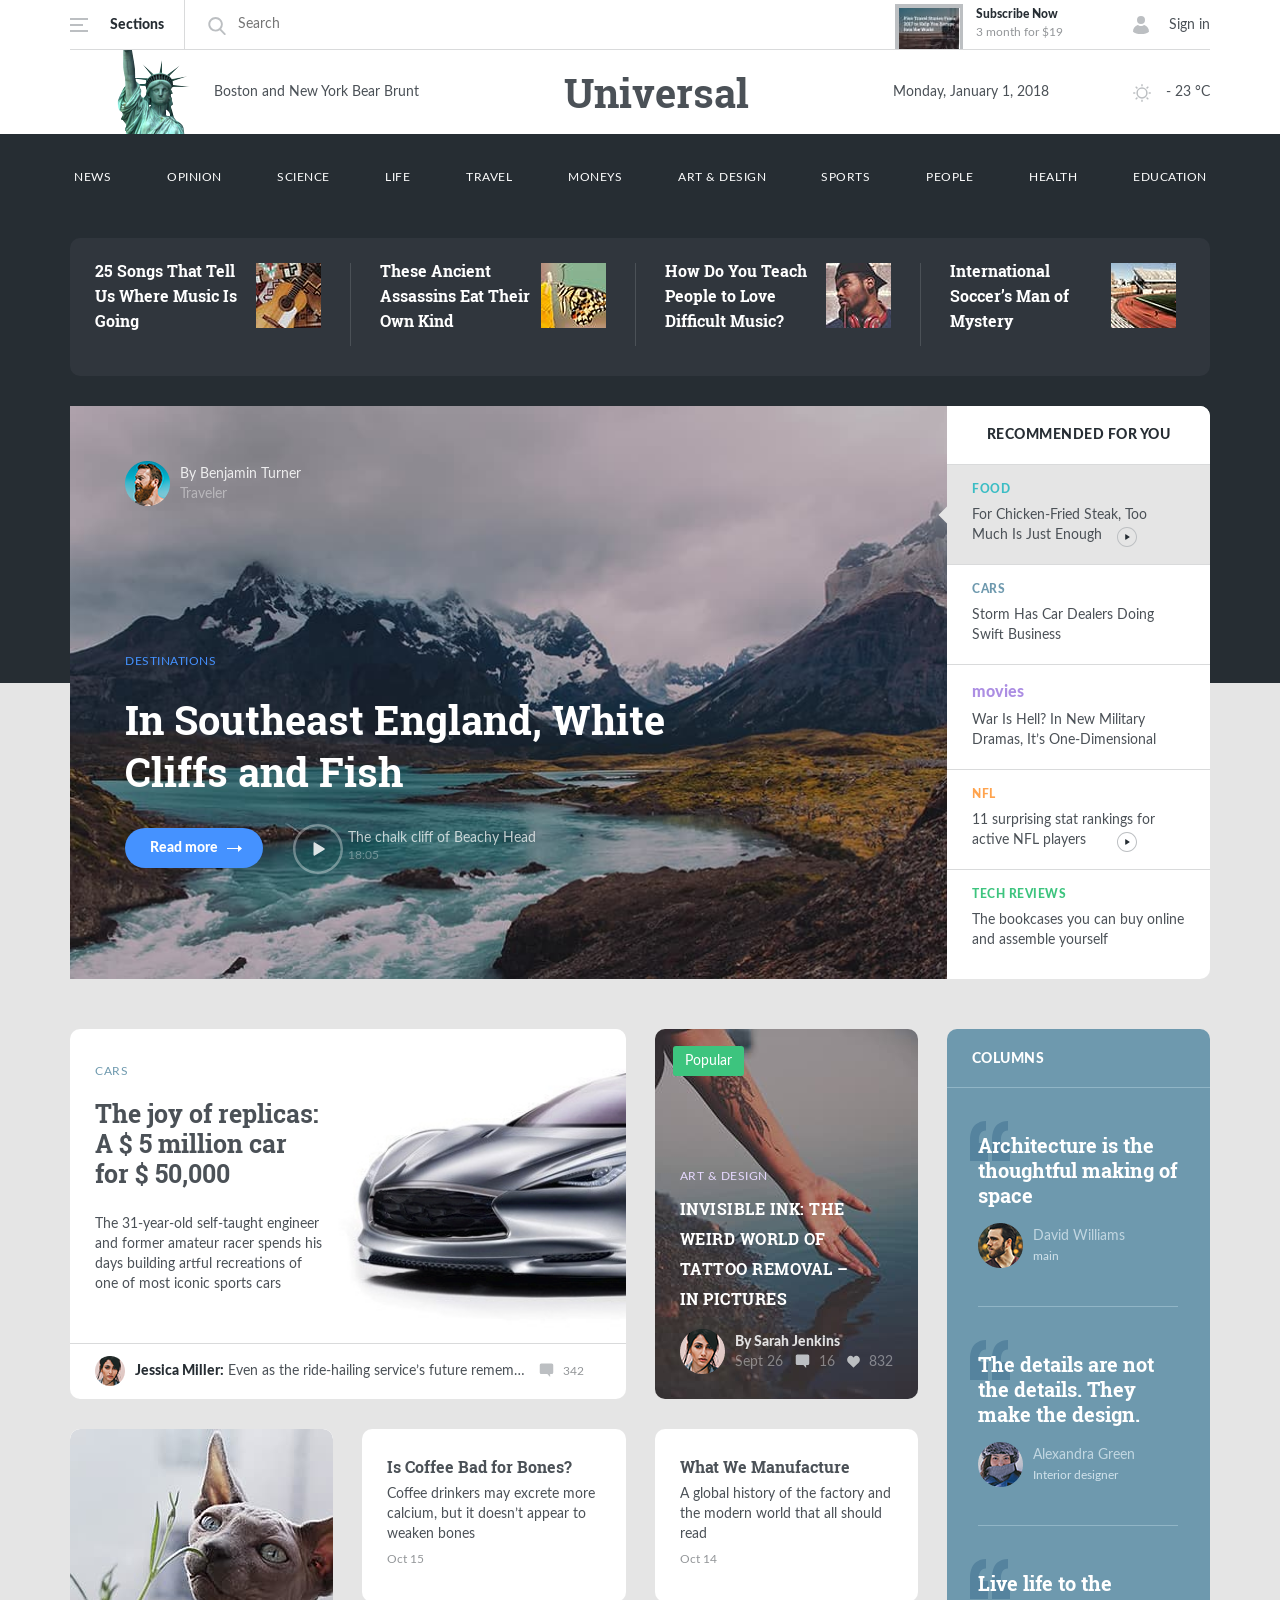
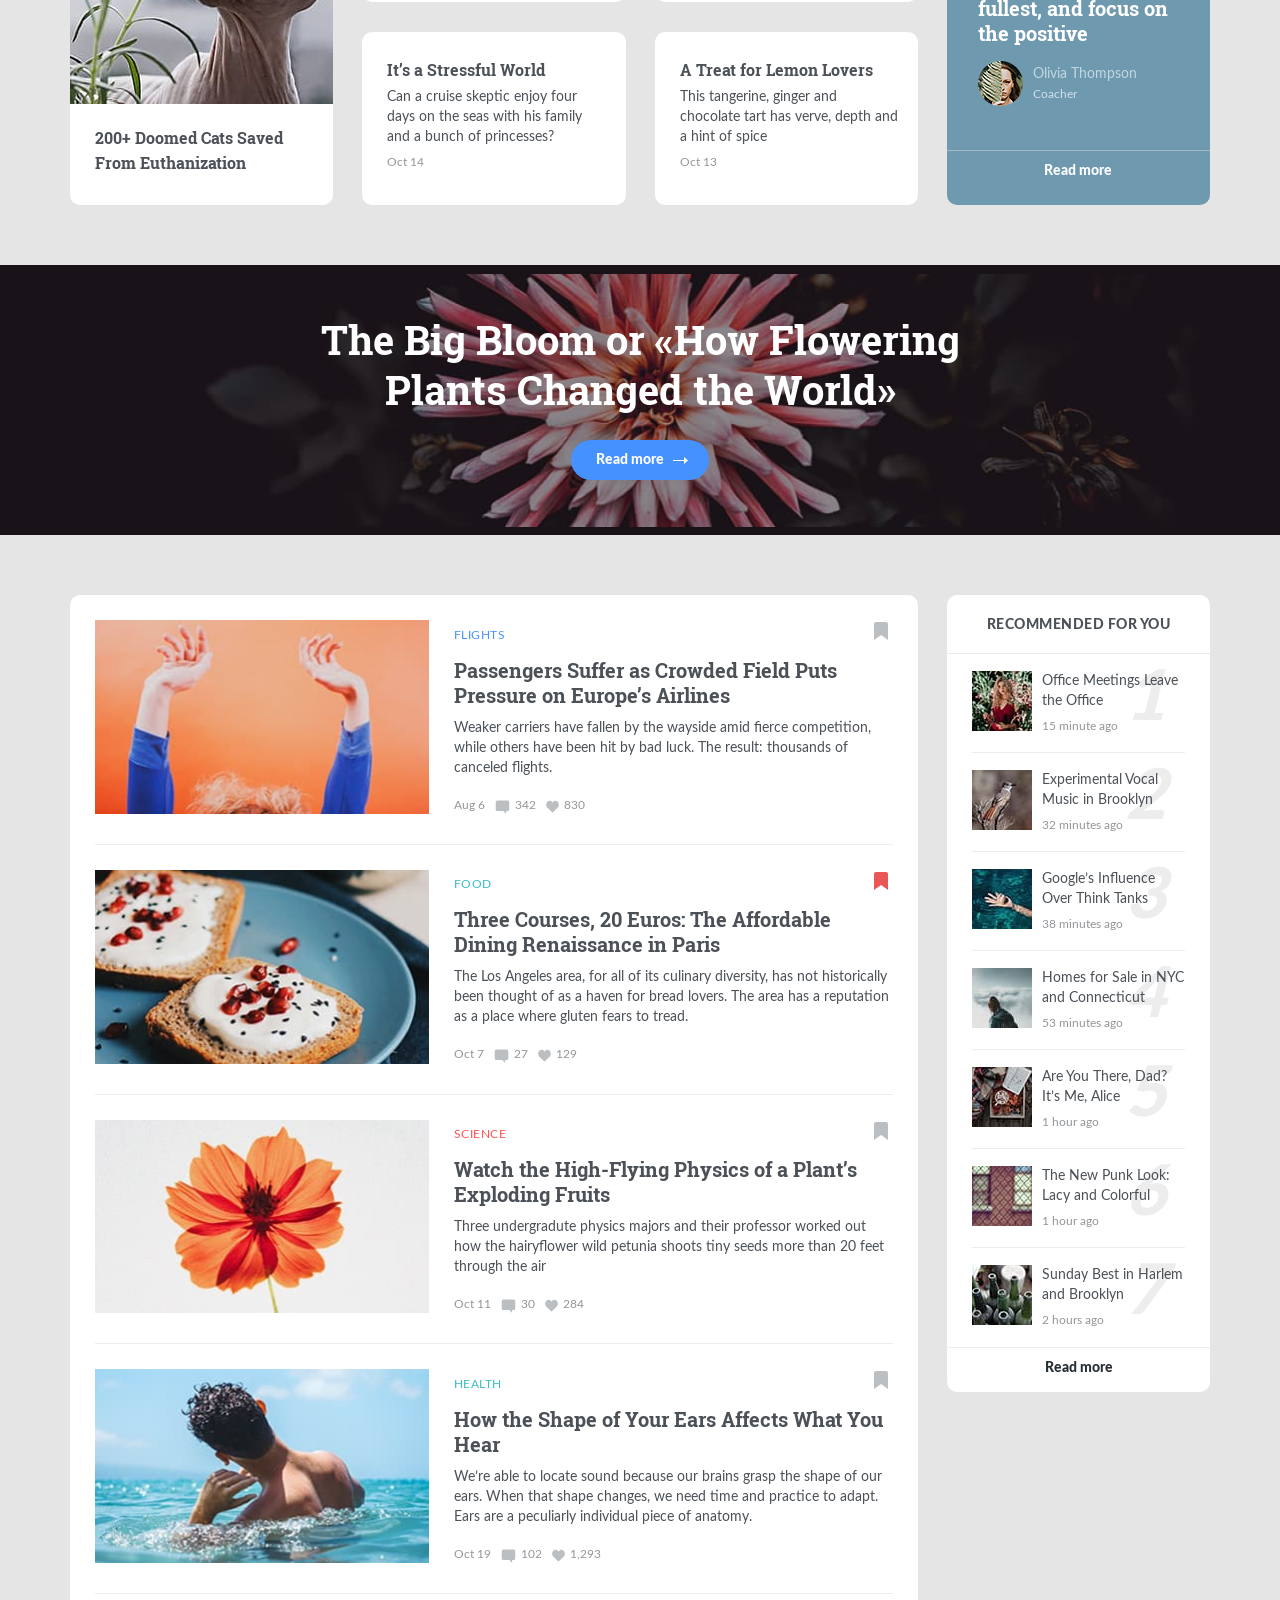
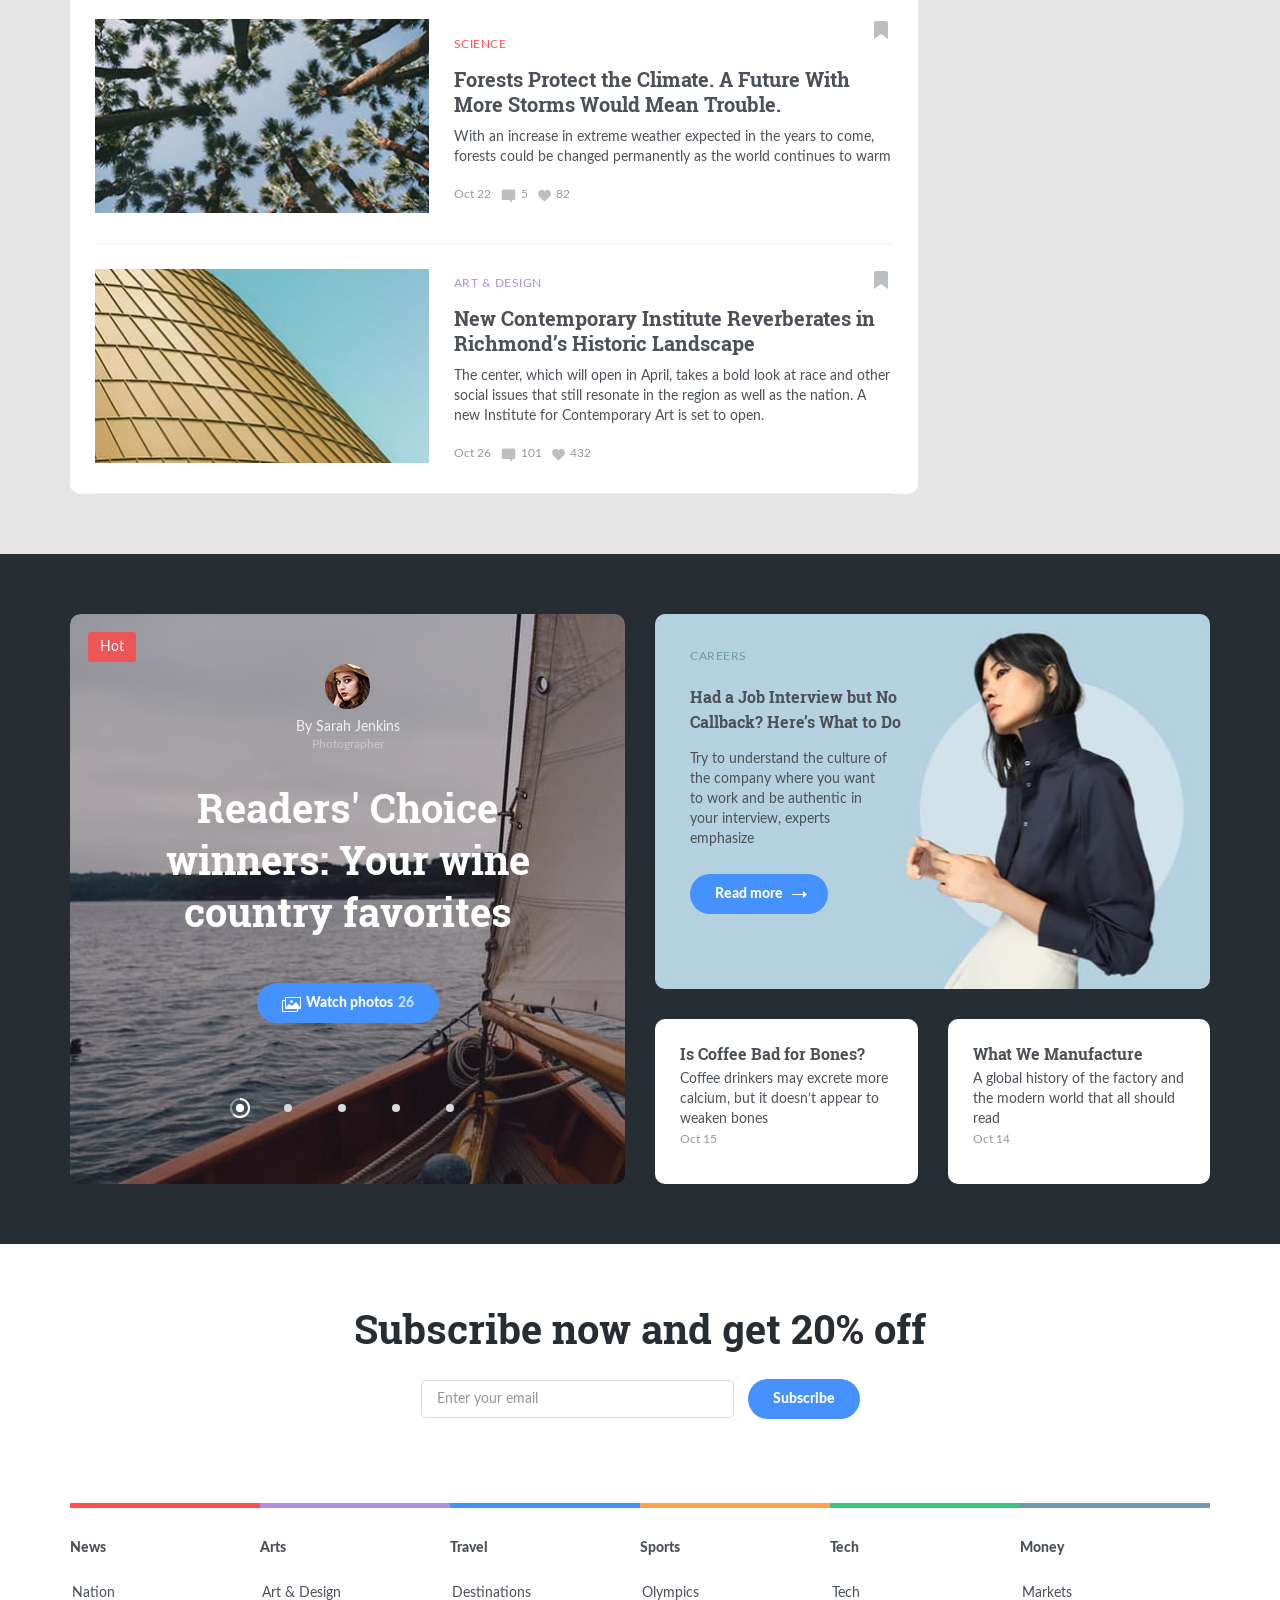
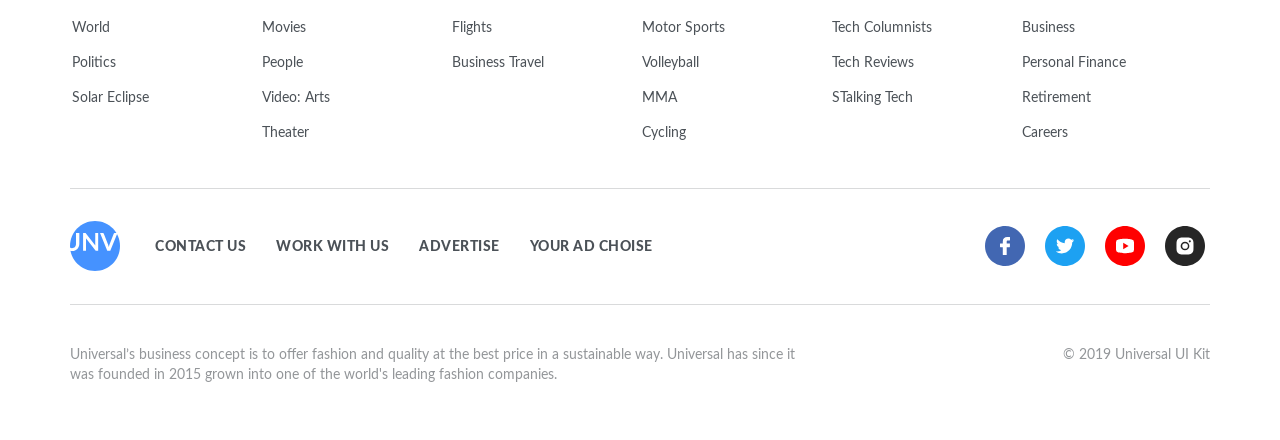
<file: index.html>
<!DOCTYPE html>
<html lang="en">

<head>
  <meta charset="UTF-8">
  <meta http-equiv="X-UA-Compatible" content="IE=edge">
  <meta name="viewport" content="width=device-width, initial-scale=1.0">
  <title>Univers</title>
  <link rel="apple-touch-icon" sizes="180x180" href="img/favicon_io/apple-touch-icon.png">
  <link rel="icon" type="image/png" sizes="32x32" href="img/favicon_io/favicon-32x32.png">
  <link rel="icon" type="image/png" sizes="16x16" href="img/favicon_io/favicon-16x16.png">
  <link rel="manifest" href="img/favicon_io/site.webmanifest">
  <link rel="stylesheet" href="css/style.min.css">
  <script defer src="js/main.min.js"></script>
</head>

<body class="page">
  <div class="overlay"></div>
  <div class="wrapper">
    <header class="header">
  <div class="container">
    <div class="header__top top">
      <div class="top__left">
        <button class="btn-reset burger">
        </button>
        <span>Sections</span>
        <form class="top__form">
          <button class="btn-reset top__form-btn" type="submit">
            <svg class="search">
              <use class="searching" xlink:href="img/spriteStyle.svg#Search">
              </use>
            </svg>

          </button>
          <input class="top__form-input" type="text" placeholder="Search">
        </form>
      </div>
      <div class="top__right">
        <a class="top__right-link flex-space">
          <div class="top__right-box">
            <img src="img/subs.jpg" alt="The advertizing to subscribe " class="top__right-img">
          </div>

          <div class="top__right-info">
            <p class="top__right-title">Subscribe Now</p>
            <span class="top__right-span">3 month for $19</span>
          </div>
        </a>
        <button class="top__right-btn btn-reset flex-center" type="button">
          <svg class="man">
            <use class="user" xlink:href="img/spriteStyle.svg#Man">
            </use>
          </svg>Sign in</button>
      </div>
    </div>
    <div class="header__bottom bottom">
      <img class="bottom__logo bottom__one" src="img/logo.png" alt="The fridom statue">
      <span class="bottom__two">Boston and New York Bear Brunt</span>
      <h1 class="title bottom__title  bottom__three">Universal</h1>
      <div class="bottom__date bottom__four">Monday, January 1, 2018</div>
      <div class="bottom__wheader bottom__five">
        <svg class="sun">
          <use xlink:href="img/sprite.svg#Sun">
          </use>
        </svg>
        - 23 °C
      </div>
    </div>

  </div>
  <nav class="navigation">
  <div class="container">
    <ul class="list-reset header__navigation navigation__list">
      <li class="navigation__item"><a href="#" class="navigation__link">news</a></li>
      <li class="navigation__item"><a href="#" class="navigation__link">opinion</a></li>
      <li class="navigation__item"><a href="#" class="navigation__link">science</a></li>
      <li class="navigation__item"><a href="#" class="navigation__link">life</a></li>
      <li class="navigation__item"><a href="article.html" class="navigation__link">travel</a></li>
      <li class="navigation__item"><a href="#" class="navigation__link">moneys</a></li>
      <li class="navigation__item"><a href="#" class="navigation__link">art & design</a></li>
      <li class="navigation__item"><a href="#" class="navigation__link">sports</a></li>
      <li class="navigation__item"><a href="#" class="navigation__link">people</a></li>
      <li class="navigation__item"><a href="#" class="navigation__link">health</a></li>
      <li class="navigation__item"><a href="#" class="navigation__link">education</a></li>
    </ul>
  </div>
</nav>

</header>
    <main class="main main--background-color">
      <section class="hero">
  <div class="container">
    <ul class="list-reset hero__list">
      <li class="hero__item ">
        <a href="#" class="hero__link">
          <h2 class="title hero__subtitle ">25 Songs That Tell Us Where Music Is Going</h2>
          <img src="img/1-s.jpg" alt="A light gitar" class="hero__img">
        </a>
      </li>
      <li class="hero__item">
        <a href="#" class="hero__link">
          <h2 class="title hero__subtitle">These Ancient Assassins Eat Their Own Kind</h2>
          <img src="img/2-s.jpg" alt="A baterfly on a flower" class="hero__img">
        </a>
      </li>
      <li class="hero__item ">
        <a href="#" class="hero__link">
          <h2 class="title hero__subtitle">How Do You Teach People to Love Difficult Music?</h2>
          <img src="img/3-s.jpg" alt="A dark man" class="hero__img">
        </a>
      </li>
      <li class="hero__item ">
        <a href="#" class="hero__link">
          <h2 class="title hero__subtitle">International Soccer’s Man of Mystery</h2>
          <img src="img/4-s.jpg" alt="A big stadium" class="hero__img hero__img--transform">
        </a>
      </li>
    </ul>
    <div class="tabs">
  <div class="tabs__left">
    <div class="tabs__conteiner tab active">
      <img src="img/hero-1.jpg" alt="Beautiful nature view " class="tab__img">
      <div class="tab__content">
        <div class="author-block tab__author flex">
          <img src="img/hero-avatar.png" alt="A man with a beard" class="tab__avatar">
          <div class="author-block__info tab__info">
            <p class="name">By Benjamin Turner</p>
            <span>Traveler</span>
          </div>
        </div>
        <h3 class="subtitle tab__text">destinations</h3>
        <h2 class=" title tab__title">In Southeast England, White Cliffs and Fish</h2>
        <div class="tab__btns">
          <a href="#" class="btn-reset btn btn--read tab__btn">Read more</a>
          <div class="tab__video-link video">
            <a href="https://youtu.be/a78lWX2KUu4" class="video__link" target="_blank">
              <svg class="video-icon video__icon">
                <use xlink:href="img/sprite.svg#Video">
                </use>
              </svg>
            </a>
            <div class="video__text">
              <span class="video__span">The chalk cliff of Beachy Head</span>
              <div class="time">18:05</div>
            </div>
          </div>
        </div>
      </div>
    </div>
    <div class="tabs__conteiner tab">
      <img src="img/tab-2.jpg" alt="The storm in a ocean" class="tab__img">
      <div class="tab__content">
        <div class="author-block tab__author flex">
          <img src="img/hero-avatar.png" alt="A man with a moustash" class="tab__avatar">
          <div class="author-block__info tab__info">
            <p class="name">By Benjamin Turner</p>
            <span>Traveler</span>
          </div>
        </div>
        <p class="subtitle subtitle tab__text">destinations</p>
        <h2 class=" title tab__title">In Southeast England, White Cliffs and Fish</h2>
        <div class="tab__btns">
          <a href="#" class="btn-reset btn btn--read tab__btn">Read more</a>
          <div class="tab__video-link video">
            <a href="https://youtu.be/a78lWX2KUu4" class="video__link" target="_blank">
              <svg class="video-icon video__icon">
                <use xlink:href="img/sprite.svg#Video">
                </use>
              </svg>
            </a>
            <div class="video__text">
              <span class="video__span">The chalk cliff of Beachy Head</span>
              <div class="time">18:05</div>
            </div>
          </div>
        </div>
      </div>
    </div>
    <div class="tabs__conteiner tab">
      <img src="img/tab-3.jpg" alt="The military ship in the ocean" class="tab__img">
      <div class="tab__content">
        <div class="author-block tab__author flex">
          <img src="img/hero-avatar.png" alt="A white man " class="tab__avatar">
          <div class="author-block__info tab__info">
            <p class="name">By Benjamin Turner</p>
            <span>Traveler</span>
          </div>
        </div>
        <p class="subtitle subtitle tab__text">destinations</p>
        <h2 class=" title tab__title">In Southeast England, White Cliffs and Fish</h2>
        <div class="tab__btns">
          <a href="#" class="btn-reset btn btn--read tab__btn">Read more</a>
          <div class="tab__video-link video">
            <a href="https://youtu.be/a78lWX2KUu4" class="video__link" target="_blank">
              <svg class="video-icon video__icon">
                <use xlink:href="img/sprite.svg#Video">
                </use>
              </svg>
            </a>
            <div class="video__text">
              <span class="video__span">The chalk cliff of Beachy Head</span>
              <div class="time">18:05</div>
            </div>
          </div>
        </div>
      </div>
    </div>
    <div class="tabs__conteiner tab">
      <img src="img/tab-4.jpg" alt="A man is watching a tablet with a stilus" class="tab__img">
      <div class="tab__content">
        <div class="author-block tab__author flex">
          <img src="img/hero-avatar.png" alt="A strong man" class="tab__avatar">
          <div class="author-block__info tab__info">
            <p class="name">By Benjamin Turner</p>
            <span>Traveler</span>
          </div>
        </div>
        <p class="subtitle subtitle tab__text">destinations</p>
        <h2 class=" title tab__title">In Southeast England, White Cliffs and Fish</h2>
        <div class="tab__btns">
          <a href="#" class="btn-reset btn btn--read tab__btn">Read more</a>
          <div class="tab__video-link video">
            <a href="https://youtu.be/a78lWX2KUu4" class="video__link" target="_blank">
              <svg class="video-icon video__icon">
                <use xlink:href="img/sprite.svg#Video">
                </use>
              </svg>
            </a>
            <div class="video__text">
              <span class="video__span">The chalk cliff of Beachy Head</span>
              <div class="time">18:05</div>
            </div>
          </div>
        </div>
      </div>
    </div>
    <div class="tabs__conteiner tab">
      <img src="img/tab-5.jpg" alt="The hand of someone pick up a book from a shelf" class="tab__img">
      <div class="tab__content">
        <div class="author-block tab__author flex">
          <img src="img/hero-avatar.png" alt="A man with chort haircut" class="tab__avatar">
          <div class="author-block__info tab__info">
            <p class="name">By Benjamin Turner</p>
            <span>Traveler</span>
          </div>
        </div>
        <p class="subtitle subtitle tab__text">destinations</p>
        <h2 class=" title tab__title">In Southeast England, White Cliffs and Fish</h2>
        <div class="tab__btns">
          <a href="#" class="btn-reset btn btn--read tab__btn">Read more</a>
          <div class="tab__video-link video">
            <a href="https://youtu.be/a78lWX2KUu4" class="video__link" target="_blank">
              <svg class="video-icon video__icon">
                <use xlink:href="img/sprite.svg#Video">
                </use>
              </svg>
            </a>
            <div class="video__text">
              <span class="video__span">The chalk cliff of Beachy Head</span>
              <div class="time">18:05</div>
            </div>
          </div>
        </div>
      </div>
    </div>
  </div>
  <!-- tabs-control       -->
  <div class="tabs__right preview">
    <div class="preview__item preview__item--center">
      <div class="preview__content">
        <h3 class="preview__title">Recommended for you</h3>
      </div>
    </div>
    <div class="preview__item preview__item--click active">
      <div class="preview__content">
        <h3 class="subtitle preview__subtitle preview__subtitle--bluegreen">food</h3>
        <p class="preview__text preview__text--video">
          For Chicken-Fried Steak, Too Much Is Just Enough
        </p>
      </div>
    </div>
    <div class="preview__item preview__item--click">
      <div class="preview__content">
        <h3 class="subtitle preview__subtitle preview__subtitle--greyblue">cars</h3>
        <p class="preview__text">
          Storm Has Car Dealers Doing Swift Business
        </p>
      </div>
    </div>
    <div class="preview__item preview__item--click">
      <div class="preview__content">
        <h3 class="preview__subtitle preview__subtitle--purple">movies</h3>
        <p class="preview__text">
          War Is Hell? In New Military Dramas, It’s One-Dimensional
        </p>
      </div>
    </div>
    <div class="preview__item preview__item--click">
      <div class="preview__content">
        <h3 class="subtitle preview__subtitle preview__subtitle--orange">nfl</h3>
        <p class="preview__text preview__text--video">
          11 surprising stat rankings for active NFL players
        </p>
      </div>
    </div>
    <div class="preview__item preview__item--click">
      <div class="preview__content">
        <h3 class="subtitle preview__subtitle preview__subtitle--green">tech reviews</h3>
        <p class="preview__text">
          The bookcases you can buy online and assemble yourself
        </p>
      </div>
    </div>

  </div>
</div>
  </div>
</section>
      <section class="popular">
  <div class="container">
    <div class="popular__content">
      <div class="popular__main">
        <article class="popular__main-card popular-card">
          <div class="popular-card__top flex">
            <div class="popular-card__content popular-card__content--big">
              <p class="subtitle popular-card__subtitle"><a class="popular-card__item-link" href="#">cars</a></p>
              <h2 class="title popular-card__title"><a class="popular-card__item-link" href="#">The joy of replicas: A $
                  5 million car for $ 50,000</a></h2>
              <p class="popular-card__text popular-card__text--indent">
                <a class="popular-card__item-link" href="#">
                  The 31-year-old self-taught engineer and former amateur racer spends his days building artful
                  recreations
                  of one of most iconic sports cars
                </a>
              </p>
            </div>
            <img class="popular-card__img" src="img/auto.png" alt="A grey beautiful car">
          </div>
          <div class="author-block popular-card__author popular-card__author--line">
            <img src="img/author-1.png" alt="A pretty girl">
            <div class="author-block__info popular-card__author-info">
              <p class="popular-card__author-name popular-card__author-name--dark">Jessica Miller:</p>
              <span class="popular-card__author-preview">
                Even as the ride-hailing service’s future remem…</span>
              <svg class="comment">
                <use xlink:href="img/sprite.svg#Comment">
                </use>
              </svg>
              <span class="popular-card__author-num">342</span>
            </div>

          </div>
        </article>
        <article class="popular__main-card popular-card">
          <p class="popular-card__accent">Popular</p>
          <div class="popular-card__content popular-card__content--bottom">
            <p class="subtitle popular-card__subtitle popular-card__subtitle--purple">
              <a class="popular-card__item-link" href="#">Art & Design</a>
            </p>

            <h2 class="title popular-card__title popular-card__title--invert">
              <a class="popular-card__item-link" href="#">
                Invisible ink: the weird world of tattoo
                removal – in pictures
              </a>
            </h2>
            <div class="author-block popular-card__author">
              <img src="img/author-2.png" alt="A girl with long hair">
              <div class="popular-card__author-info">
                <span class="popular-card__author-name popular-card__author-name--white">By Sarah Jenkins</span>
                <span class="data">Sept 26</span>
                <svg class="comment">
                  <use xlink:href="img/sprite.svg#Comment">
                  </use>
                </svg>
                <span class="data">16</span>
                <svg class="heart">
                  <use xlink:href="img/sprite.svg#Heart">
                  </use>
                </svg>
                <span class="data">832</span>
              </div>
            </div>
          </div>
        </article>

        <div class="popular__main-card popular-card">
          <h2 class="  popular__aside-title">Columns</h2>
          <ul class="list-reset popular__aside">
            <li class="popular__aside-item">
              <div class="popular__aside-content popular__aside-content--line">
                <a href="#" class="popular__aside-link">
                  <blockquote class="title popular__aside-qout">
                    Architecture is the thoughtful making of space
                  </blockquote>
                  <div class="author-block">
                    <img src="img/qout-1.png" alt="A man with a short beard">
                    <div class="author-block__info qout-info">
                      <p class="name qout-info__name popular__name">David Williams</p>
                      <span class="qout-info__span">main</span>
                    </div>
                  </div>
                </a>
              </div>
            </li>
            <li class="popular__aside-item">
              <div class="popular__aside-content popular__aside-content--line">
                <a href="#" class="popular__aside-link">
                  <blockquote class="title popular__aside-qout">
                    The details are not the details. They make the design.
                  </blockquote>
                  <div class="author-block">
                    <img src="img/qout-2.png" alt="A woman in a warm hat">
                    <div class="author-block__info qout-info">
                      <p class="name qout-info__name popular__name">Alexandra Green</p>
                      <span class="qout-info__span">Interior designer</span>
                    </div>
                  </div>
                </a>
              </div>
            </li>
            <li class="popular__aside-item">
              <div class="popular__aside-content popular__aside-content--small">
                <a href="#" class="popular__aside-link">
                  <blockquote class="title popular__aside-qout">
                    Live life to the fullest, and focus on the positive
                  </blockquote>
                  <div class="author-block">
                    <img src="img/qout-3.png" alt="A woman is behind a leaf of tree">
                    <div class="author-block__info qout-info">
                      <p class="name qout-info__name popular__name">Olivia Thompson</p>
                      <span class="qout-info__span">Coacher</span>
                    </div>
                  </div>
                </a>
              </div>
            </li>
          </ul>
          <a href="#" class="btn-reset popular__aside-btn">Read more</a>
        </div>

        <article class="popular__main-card popular-card popular-card--image">
          <img class="popular-card__image" src="img/art-2.jpg" alt="A white cat">
          <h3 class="title popular-card__item-title popular-card__item-title--center">
            <a class="popular-card__item-link" href="#">
              200+ Doomed Cats Saved From
              Euthanization
            </a>
          </h3>
        </article>
        <article class="popular__main-card popular-card popular-card--small-content">

          <h3 class="title popular-card__item-title"><a class="popular-card__item-link" href="#">Is Coffee Bad for
              Bones?</a></h3>
          <p class="popular-card__text">
            <a class="popular-card__item-link" href="#">
              Coffee drinkers may excrete more calcium, but it
              doesn’t appear to weaken bones
            </a>
          </p>
          <span class="date">Oct 15</span>

        </article>
        <article class="popular__main-card popular-card popular-card--small-content">
          <h3 class="title popular-card__item-title"><a class="popular-card__item-link" href="#">What We Manufacture</a>
          </h3>
          <p class="popular-card__text">
            <a class="popular-card__item-link" href="#">
              A global history of the factory and the modern
              world
              that all should read
            </a>
          </p>
          <span class="date">Oct 14</span>
        </article>
        <article class="popular__main-card popular-card popular-card--small-content">
          <h3 class="title popular-card__item-title"><a class="popular-card__item-link" href="#">It’s a Stressful
              World</a></h3>
          <p class="popular-card__text">
            <a class="popular-card__item-link" href="#">
              Can a cruise skeptic enjoy four days on the seas
              with
              his family and a bunch of
              princesses?
            </a>
          </p>
          <span class="date">Oct 14</span>
        </article>
        <article class="popular__main-card popular-card popular-card--small-content">
          <h3 class="title popular-card__item-title"><a class="popular-card__item-link" href="#">A Treat for Lemon
              Lovers</a></h3>
          <p class="popular-card__text">
            <a class="popular-card__item-link" href="#">
              This tangerine, ginger and chocolate tart has
              verve,
              depth and a hint of spice
            </a>
          </p>
          <span class="date">Oct 13</span>
        </article>

      </div>

    </div>
  </div>
  <article class="main-news">
    <h2 class="title main-news__title">The Big Bloom or «How Flowering
      Plants Changed the World»</h2>
    <a href="#" class="btn-reset btn btn--read">Read more</a>
  </article>
</section>
      <section class="notes">
  <div class="container notes-flex">
    <div class="big-block">
      <div class="big-block__card card flex">

        <div class="card__block-img">
          <img src="img/des1.jpg" alt="Two hand up" class="card__img">
        </div>
        <article class="card__content">
          <p class="subtitle card__subtitle card__subtitle--blue">flights</p>
          <label for="card__input-check" class=" card__label">
            <input class="hidden-checkbox card__input" id="card__input-check" type="checkbox">
            <svg class="bookmark">
              <use xlink:href="img/spriteStyle.svg#Bookmark">
              </use>
            </svg>
          </label>
          <h3 class="title card__title">
            <a class="card__link" href="#">Passengers Suffer as Crowded Field Puts Pressure on
              Europe’s Airlines</a>
          </h3>
          <p class="card__text">
            <a class="card__link" href="#">
              Weaker carriers have fallen by the wayside amid fierce competition, while others have
              been hit by bad luck. The result: thousands of canceled flights.
            </a>
          </p>
          <div class="info info--note">
            <span class="date">Aug 6</span>
            <div class="info__item">
              <svg class="comment">
                <use xlink:href="img/sprite.svg#Comment">
                </use>
              </svg>
              <span class="date">342</span>
            </div>
            <div class="info__item">
              <svg class="heart">
                <use xlink:href="img/sprite.svg#Heart">
                </use>
              </svg>
              <span class="date">830</span>
            </div>
          </div>
        </article>

      </div>
      <div class="big-block__card card flex">
        <div class="card__block-img">
          <img src="img/desc-2.jpg" alt="Two fruit's sandwich" class="card__img">
        </div>
        <article class="card__content">
          <p class="subtitle card__subtitle card__subtitle--bluegreen">food</p>
          <label for="card__input-check-2" class=" card__label">
            <input class="hidden-checkbox card__input" id="card__input-check-2" type="checkbox" checked>
            <svg class="bookmark">
              <use xlink:href="img/spriteStyle.svg#Bookmark">
              </use>
            </svg>
          </label>
          <h3 class="title card__title"><a class="card__link" href="#">Three Courses, 20 Euros: The Affordable Dining
              Renaissance
              in Paris</a></h3>
          <p class="card__text">
            <a class="card__link" href="#">
              The Los Angeles area, for all of its culinary diversity, has not historically been
              thought of as a haven for bread lovers. The area has a reputation as a place where gluten fears to tread.
            </a>
          </p>
          <div class="info info--note">
            <span class="date">Oct 7</span>
            <div class="info__item">
              <svg class="comment">
                <use xlink:href="img/sprite.svg#Comment">
                </use>
              </svg>
              <span class="date">27</span>
            </div>
            <div class="info__item">
              <svg class="heart">
                <use xlink:href="img/sprite.svg#Heart">
                </use>
              </svg>
              <span class="date">129</span>
            </div>
          </div>
        </article>
      </div>
      <div class="big-block__card card flex">
        <div class="card__block-img">
          <img src="img/desc-3.jpg" alt="A red flower" class="card__img">
        </div>
        <article class="card__content">
          <p class="subtitle card__subtitle card__subtitle--red">Science</p>
          <label for="card__input-check-3" class=" card__label">
            <input class="hidden-checkbox card__input" id="card__input-check-3" type="checkbox">
            <svg class="bookmark">
              <use xlink:href="img/spriteStyle.svg#Bookmark">
              </use>
            </svg>
          </label>
          <h3 class="title card__title"><a class="card__link" href="#">Watch the High-Flying Physics of a Plant’s
              Exploding
              Fruits</a></h3>
          <p class="card__text">
            <a class="card__link" href="#">
              Three undergradute physics majors and their professor worked out how the hairyflower
              wild petunia shoots tiny seeds more than 20 feet through the air
            </a>
          </p>
          <div class="info info--note">
            <span class="date">Oct 11</span>
            <div class="info__item">
              <svg class="comment">
                <use xlink:href="img/sprite.svg#Comment">
                </use>
              </svg>
              <span class="date">30</span>
            </div>
            <div class="info__item">
              <svg class="heart">
                <use xlink:href="img/sprite.svg#Heart">
                </use>
              </svg>
              <span class="date">284</span>
            </div>
          </div>
        </article>
      </div>
      <div class="big-block__card card flex">
        <div class="card__block-img">
          <img src="img/desc-4.jpg" alt="A man in a sea" class="card__img">
        </div>
        <article class="card__content">
          <p class="subtitle card__subtitle card__subtitle--bluegreen">health</p>
          <label for="card__input-check-4" class=" card__label">
            <input class="hidden-checkbox card__input" id="card__input-check-4" type="checkbox">
            <svg class="bookmark">
              <use xlink:href="img/spriteStyle.svg#Bookmark">
              </use>
            </svg>
          </label>
          <h3 class="title card__title"><a class="card__link" href="#">How the Shape of Your Ears Affects What You
              Hear</a></h3>
          <p class="card__text">
            <a class="card__link" href="#">
              We’re able to locate sound because our brains grasp the shape of our ears. When that
              shape changes, we need time and practice to adapt. Ears are a peculiarly individual piece of anatomy.
            </a>
          </p>
          <div class="info info--note">
            <span class="date">Oct 19</span>
            <div class="info__item">
              <svg class="comment">
                <use xlink:href="img/sprite.svg#Comment">
                </use>
              </svg>
              <span class="date">102</span>
            </div>
            <div class="info__item">
              <svg class="heart">
                <use xlink:href="img/sprite.svg#Heart">
                </use>
              </svg>
              <span class="date">1,293</span>
            </div>
          </div>
        </article>
      </div>
      <div class="big-block__card card flex">
        <div class="card__block-img">
          <img src="img/desc-5.jpg" alt="The top of many trees" class="card__img">
        </div>
        <article class="card__content">
          <p class="subtitle card__subtitle card__subtitle--red">science</p>
          <label for="card__input-check-5" class=" card__label">
            <input class="hidden-checkbox card__input" id="card__input-check-5" type="checkbox">
            <svg class="bookmark">
              <use xlink:href="img/spriteStyle.svg#Bookmark">
              </use>
            </svg>
          </label>
          <h3 class="title card__title"><a class="card__link" href="#">Forests Protect the Climate. A Future With More
              Storms
              Would Mean Trouble.</a></h3>
          <p class="card__text">
            <a class="card__link" href="#">
              With an increase in extreme weather expected in the years to come, forests could be
              changed permanently as the world continues to warm
            </a>
          </p>
          <div class="info info--note">
            <span class="date">Oct 22</span>
            <div class="info__item">
              <svg class="comment">
                <use xlink:href="img/sprite.svg#Comment">
                </use>
              </svg>
              <span class="date">5</span>
            </div>
            <div class="info__item">
              <svg class="heart">
                <use xlink:href="img/sprite.svg#Heart">
                </use>
              </svg>
              <span class="date">82</span>
            </div>
          </div>
        </article>
      </div>
      <div class="big-block__card card flex">
        <div class="card__block-img">
          <img src="img/desc-6.jpg" alt="A part of building" class="card__img">
        </div>
        <article class="card__content">
          <p class="subtitle card__subtitle card__subtitle--purple">Art & design</p>
          <label for="card__input-check-6" class=" card__label">
            <input class="hidden-checkbox card__input" id="card__input-check-6" type="checkbox">
            <svg class="bookmark">
              <use xlink:href="img/spriteStyle.svg#Bookmark">
              </use>
            </svg>
          </label>
          <h3 class="title card__title"><a class="card__link" href="#">New Contemporary Institute Reverberates in
              Richmond’s
              Historic Landscape</a></h3>
          <p class="card__text">
            <a class="card__link" href="#">
              The center, which will open in April, takes a bold look at race and other social issues
              that still resonate in the region as well as the nation. A new Institute for Contemporary Art is set to
              open.
            </a>
          </p>
          <div class="info info--note">
            <span class="date">Oct 26</span>
            <div class="info__item">
              <svg class="comment">
                <use xlink:href="img/sprite.svg#Comment">
                </use>
              </svg>
              <span class="date">101</span>
            </div>
            <div class="info__item">
              <svg class="heart">
                <use xlink:href="img/sprite.svg#Heart">
                </use>
              </svg>
              <span class="date">432</span>
            </div>
          </div>
        </article>
      </div>
    </div>
    <div class="aside">
      <h2 class="aside__title">Recommended for you</h2>
      <ul class="list-reset aside__list">
        <li class="aside__item aside__item--line flex">
          <img src="img/rec-1.jpg" alt="The woman in a red dress" class="aside__img">
          <div class="aside__item-info">
            <p class="aside__item-text"><a class="aside__item-link" href="#">Office Meetings Leave the Office</a></p>
            <span class="date">15 minute ago</span>
          </div>
          <span class="number">1</span>
        </li>
        <li class="aside__item aside__item--line flex">
          <img src="img/rec-2.jpg" alt="A bird on a branch" class="aside__img">
          <div class="aside__item-info">
            <p class="aside__item-text"><a class="aside__item-link" href="#">Experimental Vocal Music in Brooklyn</a>
            </p>
            <span class="date">32 minutes ago</span>
          </div>
          <span class="number">2</span>
        </li>
        <li class="aside__item aside__item--line flex">
          <img src="img/rec-3.jpg" alt="A palm in a water" class="aside__img">
          <div class="aside__item-info">
            <p class="aside__item-text"><a class="aside__item-link" href="#">Google’s Influence Over Think Tanks</a></p>
            <span class="date">38 minutes ago</span>
          </div>
          <span class="number">3</span>
        </li>

        <li class="aside__item aside__item--line flex">
          <img src="img/rec-4.jpg" alt="The woman is looking at cloud" class="aside__img">
          <div class="aside__item-info">
            <p class="aside__item-text"><a class="aside__item-link" href="#">Homes for Sale in NYC and Connecticut</a>
            </p>
            <span class="date">53 minutes ago</span>
          </div>
          <span class="number">4</span>
        </li>
        <li class="aside__item aside__item--line flex">
          <img src="img/rec-5.jpg" alt="A cap in a card" class="aside__img">
          <div class="aside__item-info">
            <p class="aside__item-text"><a class="aside__item-link" href="#">Are You There, Dad? It’s Me, Alice</a></p>
            <span class="date">1 hour ago</span>
          </div>
          <span class="number">5</span>
        </li>
        <li class="aside__item aside__item--line flex">
          <img src="img/rec-6.jpg" alt="Two window on a wall" class="aside__img">
          <div class="aside__item-info">
            <p class="aside__item-text"><a class="aside__item-link" href="#">The New Punk Look: Lacy and Colorful</a>
            </p>
            <span class="date">1 hour ago</span>
          </div>
          <span class="number">6</span>
        </li>
        <li class="aside__item aside__item flex">
          <img src="img/rec-7.jpg" alt="Many derty glasses" class="aside__img">
          <div class="aside__item-info">
            <p class="aside__item-text"><a class="aside__item-link" href="#">Sunday Best in Harlem and Brooklyn</a></p>
            <span class="date">2 hours ago</span>
          </div>
          <span class="number">7</span>
        </li>
      </ul>
      <a href="#" class="btn-reset aside__btn">Read more</a>
    </div>
  </div>
</section>
      <section class="hot">
  <div class="container hot-grid">
    <div class="hot__slider ">
      <div class="slider">
        <div class="slider__slide slide">
          <p class="slide__accent">Hot</p>
          <img src="img/hot-1.jpg" alt="A big sheep" class="slide__img">
          <div class="slide__content">
            <div class="slide__author">
              <img src="img/hot-2.png" alt="A girl in a big hat" class="slide__avatar">
              <p class="slide__name">By Sarah Jenkins</p>
              <span>Photographer</span>
            </div>
            <h2 class="title slide__title">
              Readers' Choice winners: Your wine country favorites
            </h2>
            <a href="#" class="btn-reset btn hot__btn">
              <svg class="photo">
                <use xlink:href="img/sprite.svg#photos">
                </use>
              </svg>
              Watch photos <span class="date  date--white hot__date">26</span>
            </a>
          </div>
        </div>
        <div class="slider__slide slide">
          <p class="slide__accent">Hot</p>
          <img src="img/hot-1.jpg" alt="A sheep in a sea" class="slide__img">
          <div class="slide__content">
            <div class="slide__author">
              <img src="img/hot-2.png" alt="A girl with beautiful eyes" class="slide__avatar">
              <p class="slide__name">By Sarah Jenkins</p>
              <span>Photographer</span>
            </div>
            <h2 class="title slide__title">
              Readers' Choice winners: Your wine country favorites
            </h2>
            <a href="#" class="btn-reset btn hot__btn">
              <svg class="photo">
                <use xlink:href="img/sprite.svg#photos">
                </use>
              </svg>
              Watch photos <span class="date  date--white hot__date">26</span>
            </a>
          </div>
        </div>
        <div class="slider__slide slide">
          <p class="slide__accent">Hot</p>
          <img src="img/hot-1.jpg" alt="A sheep" class="slide__img">
          <div class="slide__content">
            <div class="slide__author">
              <img src="img/hot-2.png" alt="A girl looks pretty" class="slide__avatar">
              <p class="slide__name">By Sarah Jenkins</p>
              <span>Photographer</span>
            </div>
            <h2 class="title slide__title">
              Readers' Choice winners: Your wine country favorites
            </h2>
            <a href="#" class="btn-reset btn hot__btn">
              <svg class="photo">
                <use xlink:href="img/sprite.svg#photos">
                </use>
              </svg>
              Watch photos <span class="date  date--white hot__date">26</span>
            </a>
          </div>
        </div>
        <div class="slider__slide slide">
          <p class="slide__accent">Hot</p>
          <img src="img/hot-1.jpg" alt="A sheep" class="slide__img">
          <div class="slide__content">
            <div class="slide__author">
              <img src="img/hot-2.png" alt="A girl in a summer hat" class="slide__avatar">
              <p class="slide__name">By Sarah Jenkins</p>
              <span>Photographer</span>
            </div>
            <h2 class="title slide__title">
              Readers' Choice winners: Your wine country favorites
            </h2>
            <a href="#" class="btn-reset btn hot__btn">
              <svg class="photo">
                <use xlink:href="img/sprite.svg#photos">
                </use>
              </svg>
              Watch photos <span class="date  date--white hot__date">26</span>
            </a>
          </div>
        </div>
        <div class="slider__slide slide">
          <p class="slide__accent">Hot</p>
          <img src="img/hot-1.jpg" alt="A sheep" class="slide__img">
          <div class="slide__content">
            <div class="slide__author">
              <img src="img/hot-2.png" alt="A girl with long hair" class="slide__avatar">
              <p class="slide__name">By Sarah Jenkins</p>
              <span>Photographer</span>
            </div>
            <h2 class="title slide__title">
              Readers' Choice winners: Your wine country favorites
            </h2>
            <a href="#" class="btn-reset btn hot__btn">
              <svg class="photo">
                <use xlink:href="img/sprite.svg#photos">
                </use>
              </svg>
              Watch photos <span class="date  date--white hot__date">26</span>
            </a>
          </div>
        </div>

      </div>
    </div>

    <article class="hot__item hot__item--background flex">
      <div class="hot__content">
        <p class="subtitle hot__subtitle">careers</p>
        <h2 class="title hot__title">Had a Job Interview but No Callback? Here’s What to Do</h2>
        <p class="hot__text">
          Try to understand the culture of the company where you want to work and be authentic in your interview,
          experts emphasize
        </p>
        <a href="#" class="btn-reset btn btn--read hot__btn">Read more</a>
      </div>
      <img src="img/hot-3.jpg" alt="A woman with a circle" class="hot__img">
    </article>

    <article class="hot__item hot__item--child-one">
      <h3 class="title hot__item-title"><a class="hot__link" href="#">Is Coffee Bad for Bones?</a></h3>
      <p class="hot__item-text">
        <a class="hot__link" href="#">
          Coffee drinkers may excrete more calcium, but it
          doesn’t appear to weaken bones
        </a>
      </p>
      <span class="date">Oct 15</span>
    </article>
    <article class="hot__item hot__item--child-two">
      <h3 class="title hot__item-title"><a class="hot__link" href="#">What We Manufacture</a></h3>
      <p class="hot__item-text">
        <a class="hot__link" href="#">
          A global history of the factory and the modern world
          that all should read
        </a>
      </p>
      <span class="date">Oct 14</span>
    </article>
  </div>
</section>
    </main>
    <footer class="footer">
  <div class="container">
    <h2 class="title footer__title">Subscribe now and get 20% off</h2>
    <form class="footer__form-group">
      <input type="text" class="input" placeholder="Enter your email">
      <button class="btn-reset btn footer__btn">Subscribe</button>
    </form>
    <ul class="list-reset footer__list">
      <li class="footer__item footer__item--red">
        <h3 class="footer__item-title">News</h3>
        <ul class="list-reset list">
          <li class="list__item"><a href="#" class="list__link">Nation</a></li>
          <li class="list__item"><a href="#" class="list__link">World</a></li>
          <li class="list__item"><a href="#" class="list__link">Politics</a></li>
          <li class="list__item"><a href="#" class="list__link">Solar Eclipse</a></li>
        </ul>
      </li>
      <li class="footer__item footer__item--purple">
        <h3 class="footer__item-title">Arts</h3>
        <ul class="list-reset list">
          <li class="list__item"><a href="#" class="list__link">Art & Design</a></li>
          <li class="list__item"><a href="#" class="list__link">Movies</a></li>
          <li class="list__item"><a href="#" class="list__link">People</a></li>
          <li class="list__item"><a href="#" class="list__link">Video: Arts</a></li>
          <li class="list__item"><a href="#" class="list__link">Theater</a></li>
        </ul>
      </li>
      <li class="footer__item footer__item--blue">
        <h3 class="footer__item-title">Travel</h3>
        <ul class="list-reset list">
          <li class="list__item"><a href="#" class="list__link">Destinations</a></li>
          <li class="list__item"><a href="#" class="list__link">Flights</a></li>
          <li class="list__item"><a href="#" class="list__link">Business Travel</a></li>
        </ul>
      </li>
      <li class="footer__item footer__item--orange">
        <h3 class="footer__item-title">Sports</h3>
        <ul class="list-reset list">
          <li class="list__item"><a href="#" class="list__link">Olympics</a></li>
          <li class="list__item"><a href="#" class="list__link">Motor Sports</a></li>
          <li class="list__item"><a href="#" class="list__link">Volleyball</a></li>
          <li class="list__item"><a href="#" class="list__link">MMA</a></li>
          <li class="list__item"><a href="#" class="list__link">Cycling</a></li>
        </ul>
      </li>
      <li class="footer__item footer__item--green">
        <h3 class="footer__item-title">Tech</h3>
        <ul class="list-reset list">
          <li class="list__item"><a href="#" class="list__link">Tech</a></li>
          <li class="list__item"><a href="#" class="list__link">Tech Columnists</a></li>
          <li class="list__item"><a href="#" class="list__link">Tech Reviews</a></li>
          <li class="list__item"><a href="#" class="list__link">STalking Tech</a></li>
        </ul>
      </li>
      <li class="footer__item footer__item--greyblue">
        <h3 class="footer__item-title">Money</h3>
        <ul class="list-reset list">
          <li class="list__item"><a href="#" class="list__link">Markets</a></li>
          <li class="list__item"><a href="#" class="list__link">Business</a></li>
          <li class="list__item"><a href="#" class="list__link">Personal Finance</a></li>
          <li class="list__item"><a href="#" class="list__link">Retirement</a></li>
          <li class="list__item"><a href="#" class="list__link">Careers</a></li>
        </ul>
      </li>
    </ul>
    <div class="footer__contact contacts">
      <ul class="list-reset contacts__list">
        <li class="contacts__item"><a href="#" class="contacts__link">
            <svg class="logo">
              <use xlink:href="img/sprite.svg#logo-symbol">
              </use>
            </svg>
          </a></li>
        <li class="contacts__item"><a href="#" class="contacts__link">Contact Us</a></li>
        <li class="contacts__item"><a href="#" class="contacts__link">Work with Us</a></li>
        <li class="contacts__item"><a href="#" class="contacts__link">Advertise</a></li>
        <li class="contacts__item"><a href="#" class="contacts__link">Your Ad Choise</a></li>
      </ul>
      <ul class="list-reset contacts__sotial-list flex sotial">
        <li class="sotial__item"><a href="#" class="sotial__link">
            <svg class="sotial-icon">
              <use xlink:href="img/sprite.svg#facebook-bg">
              </use>
            </svg>
          </a></li>
        <li class="sotial__item"><a href="#" class="sotial__link">
            <svg class="sotial-icon">
              <use xlink:href="img/sprite.svg#twitter-bg">
              </use>
            </svg>
          </a></li>
        <li class="sotial__item"><a href="#" class="sotial__link">
            <svg class="sotial-icon">
              <use xlink:href="img/sprite.svg#youtube-bg">
              </use>
            </svg>
          </a></li>
        <li class="sotial__item"><a href="#" class="sotial__link">
            <svg class="sotial-icon">
              <use xlink:href="img/sprite.svg#instagram-bg">
              </use>
            </svg>
          </a></li>
      </ul>
    </div>
    <div class="copyright">
      <p class=" copyright__text">Universal’s business concept is to offer fashion and quality at the best price
        in a
        sustainable way.
        Universal has since it was founded in 2015 grown into one of the world's leading fashion companies. </p>
      <span class=" copyright__copy">© 2019 Universal UI Kit</span>
    </div>
  </div>
</footer>
  </div>
</body>

</html>
</file>
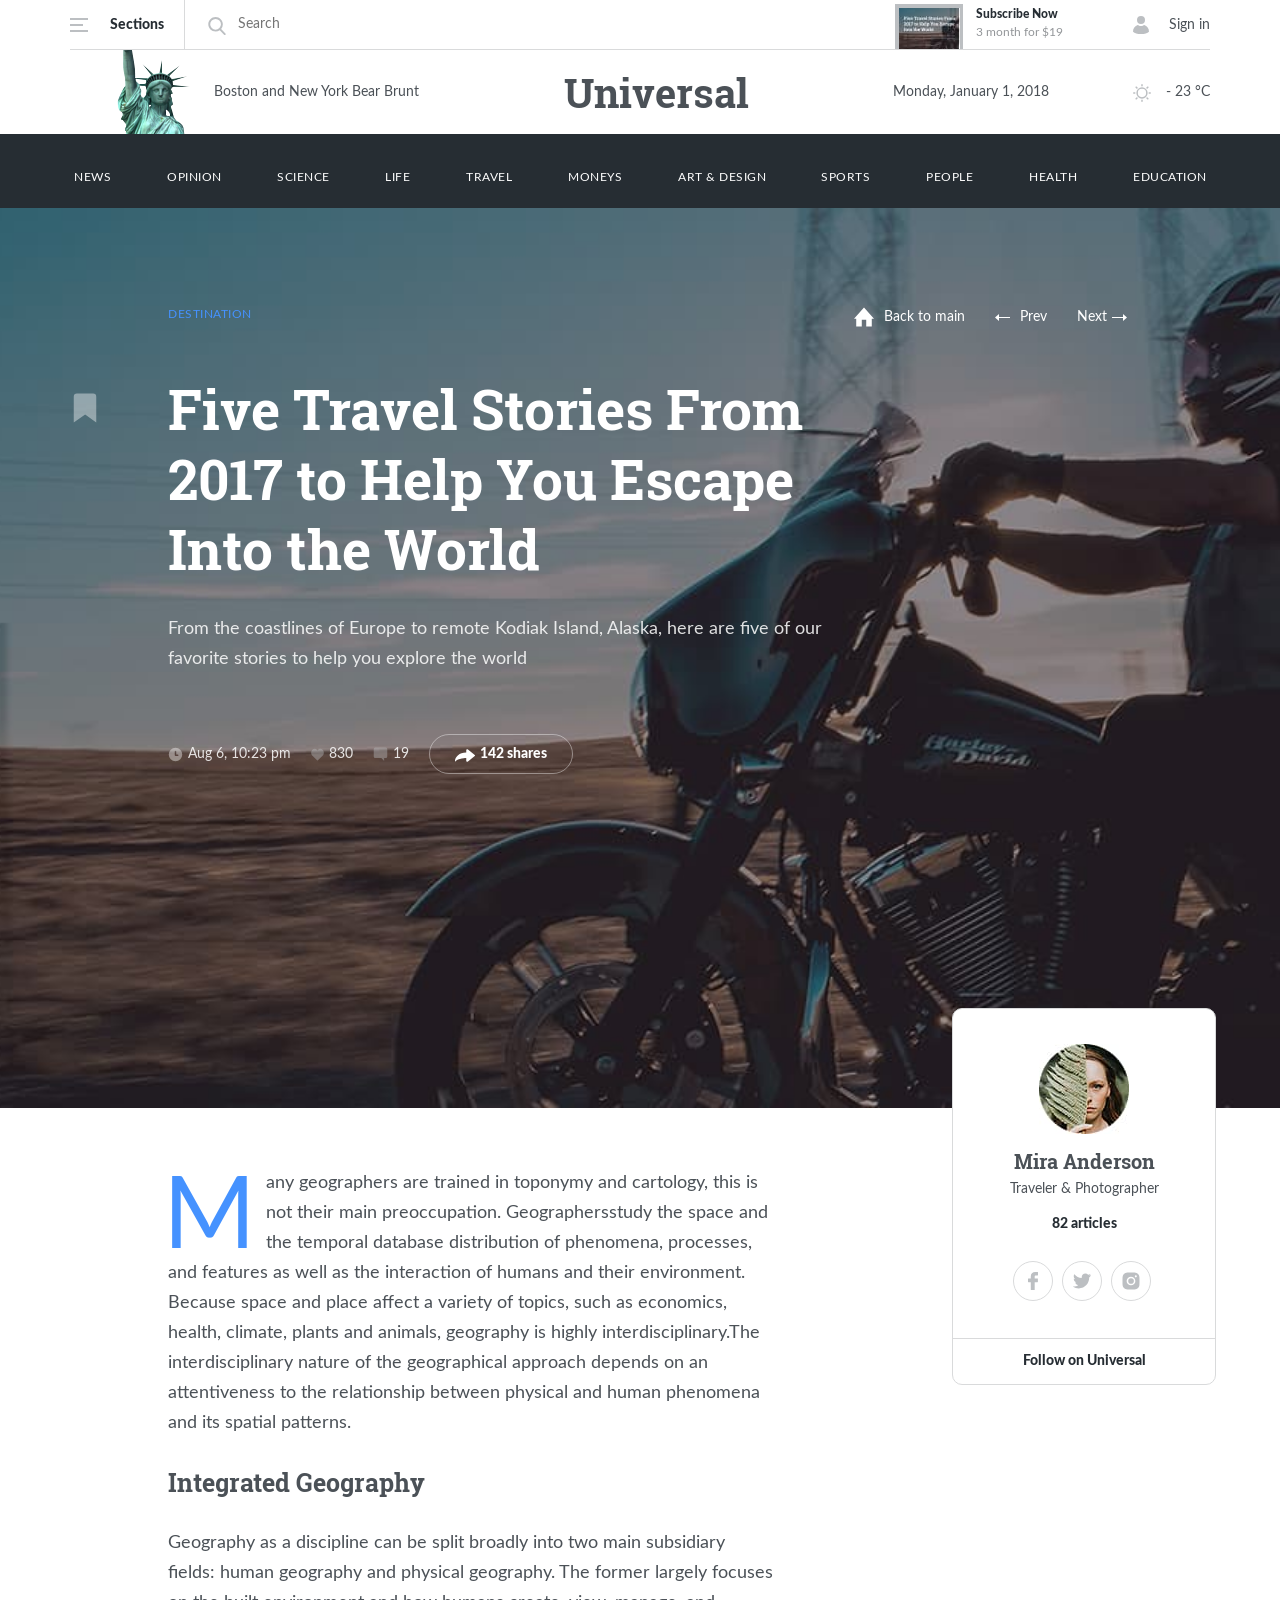
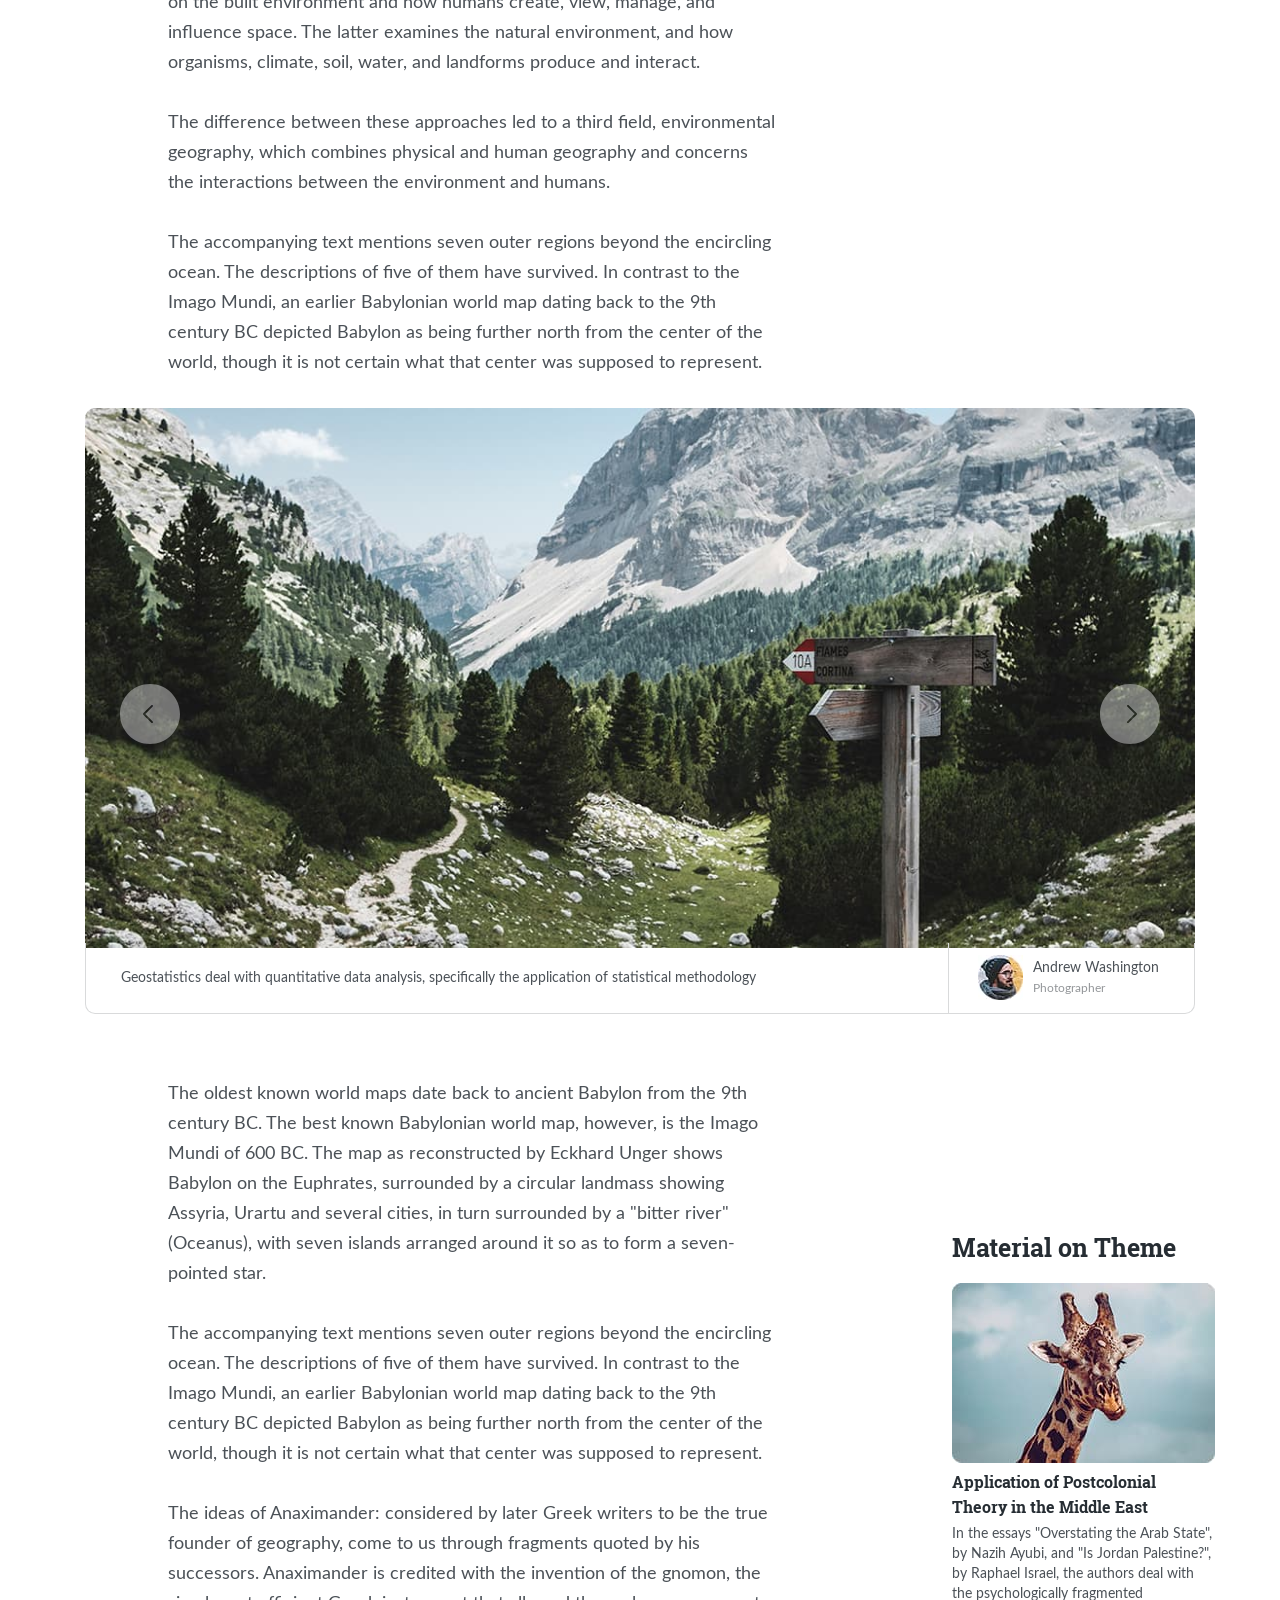
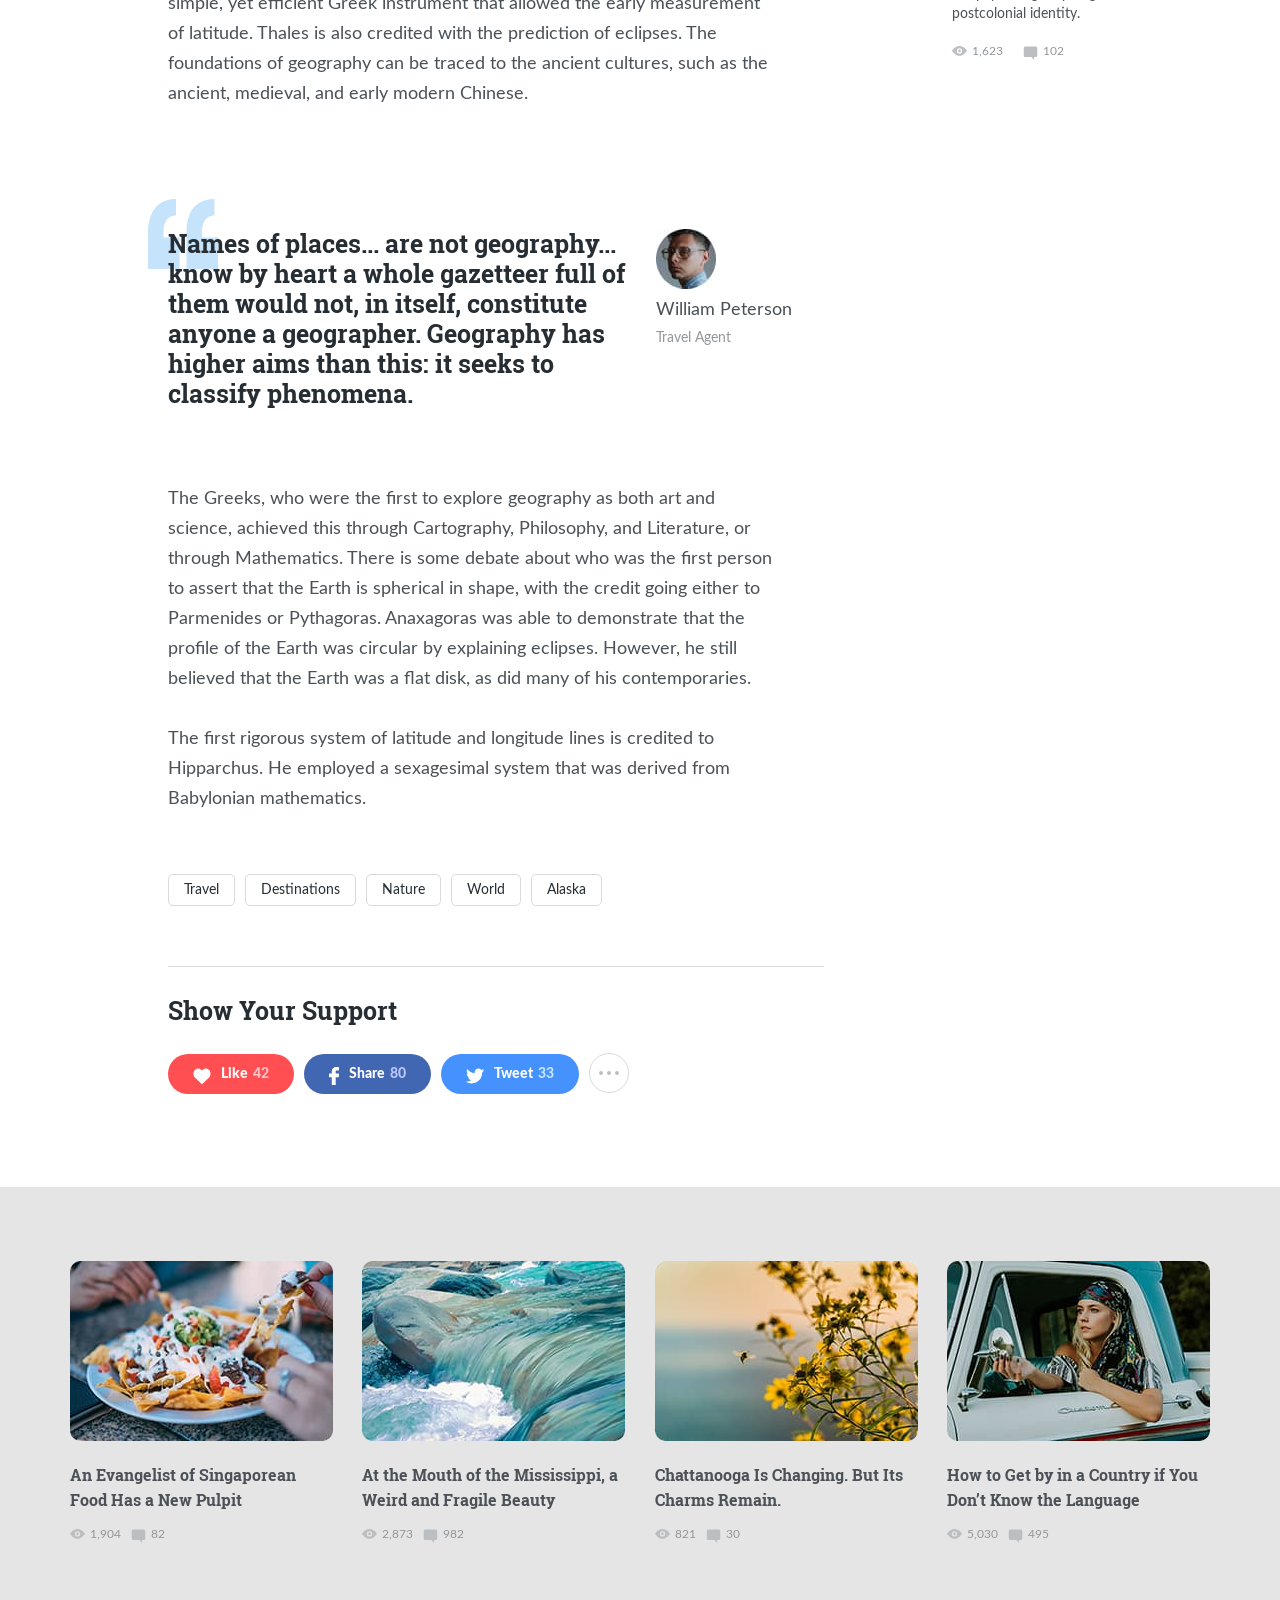
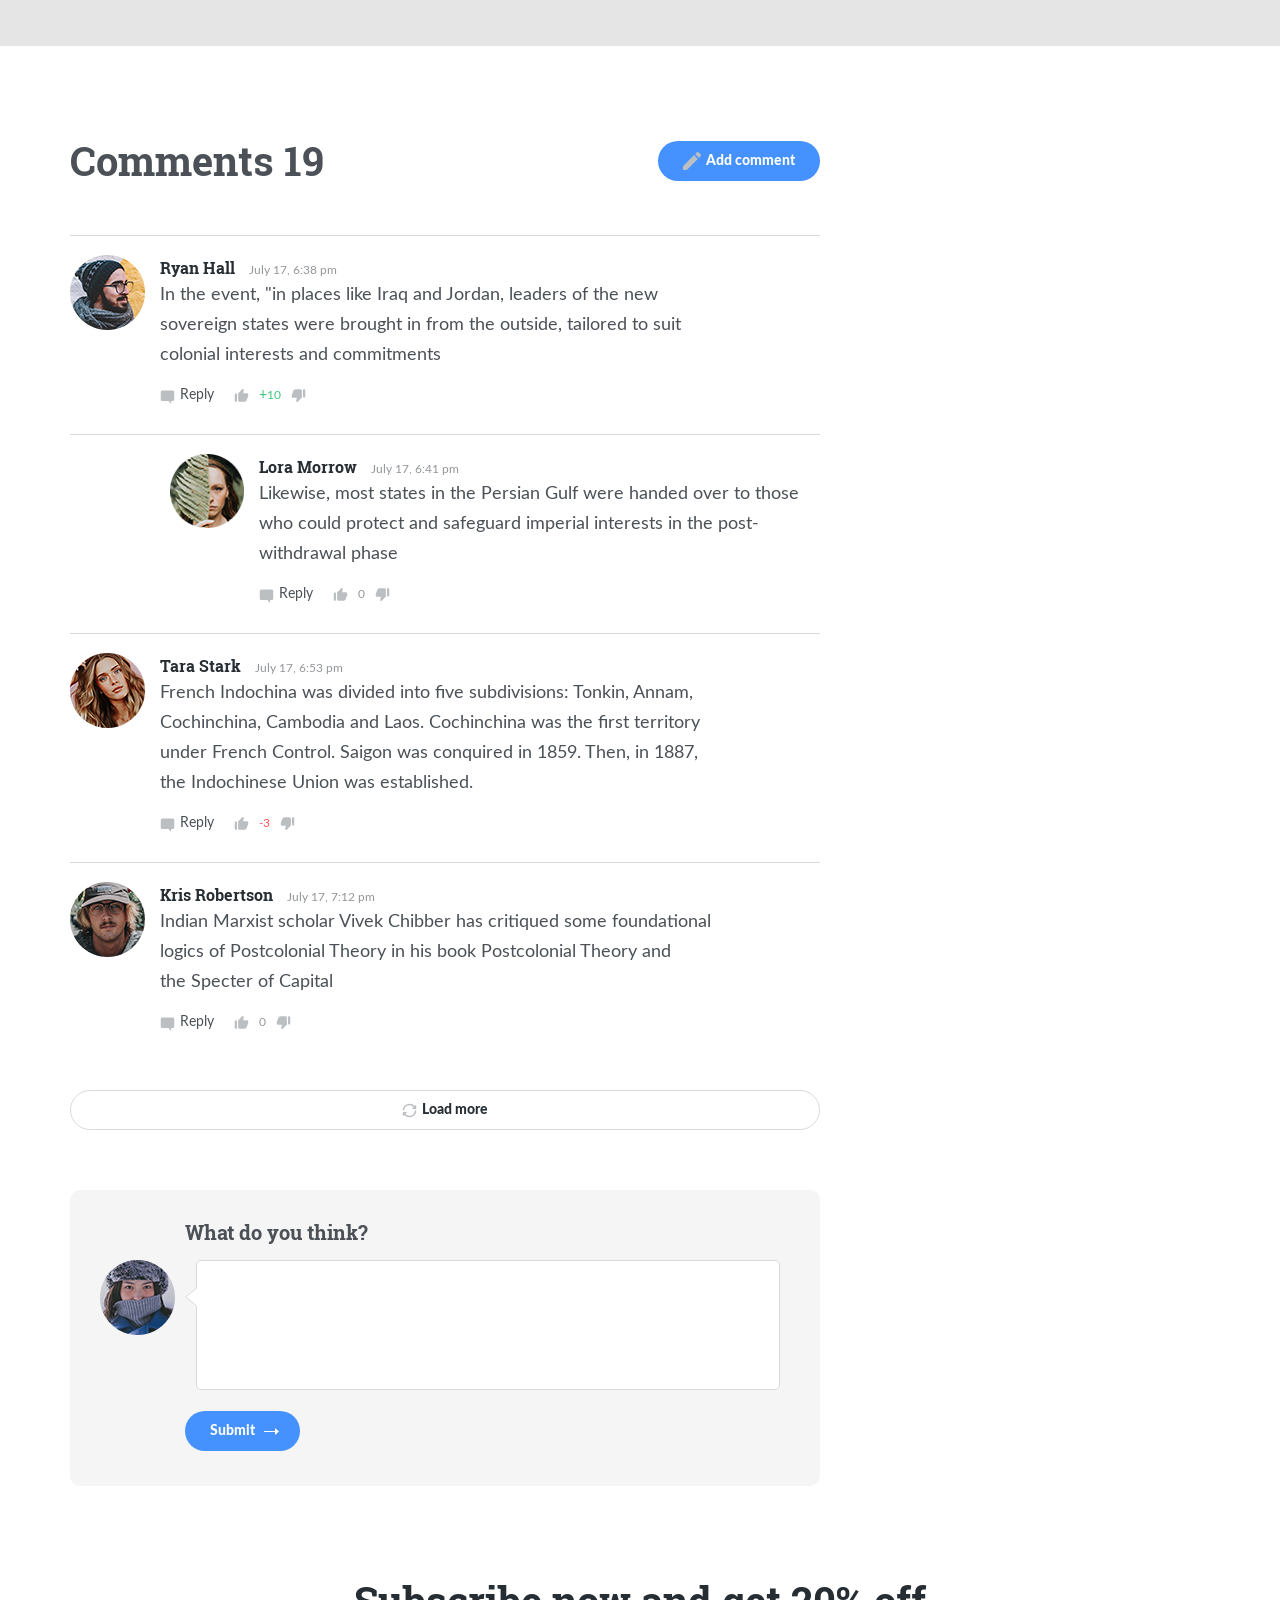
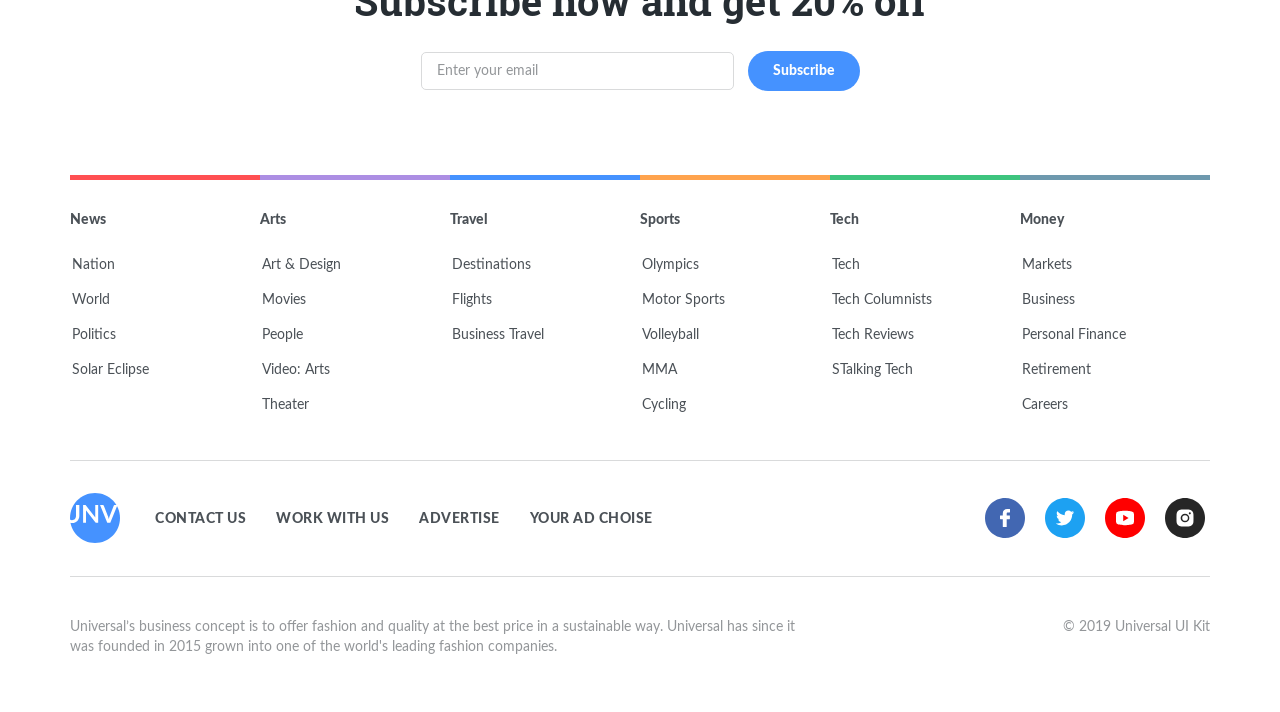
<file: article.html>
<!DOCTYPE html>
<html lang="en">

<head>
  <meta charset="UTF-8">
  <meta http-equiv="X-UA-Compatible" content="IE=edge">
  <meta name="viewport" content="width=device-width, initial-scale=1.0">
  <title>Univers</title>
  <link rel="apple-touch-icon" sizes="180x180" href="img/favicon_io/apple-touch-icon.png">
  <link rel="icon" type="image/png" sizes="32x32" href="img/favicon_io/favicon-32x32.png">
  <link rel="icon" type="image/png" sizes="16x16" href="img/favicon_io/favicon-16x16.png">
  <link rel="manifest" href="img/favicon_io/site.webmanifest">
  <link rel="stylesheet" href="css/style.min.css">
  <script defer src="js/main.min.js"></script>
</head>

<body class="page">
  <div class="overlay"></div>
  <div class="wrapper">
    <header class="header">
  <div class="container">
    <div class="header__top top">
      <div class="top__left">
        <button class="btn-reset burger">
        </button>
        <span>Sections</span>
        <form class="top__form">
          <button class="btn-reset top__form-btn" type="submit">
            <svg class="search">
              <use class="searching" xlink:href="img/spriteStyle.svg#Search">
              </use>
            </svg>

          </button>
          <input class="top__form-input" type="text" placeholder="Search">
        </form>
      </div>
      <div class="top__right">
        <a class="top__right-link flex-space">
          <div class="top__right-box">
            <img src="img/subs.jpg" alt="The advertizing to subscribe " class="top__right-img">
          </div>

          <div class="top__right-info">
            <p class="top__right-title">Subscribe Now</p>
            <span class="top__right-span">3 month for $19</span>
          </div>
        </a>
        <button class="top__right-btn btn-reset flex-center" type="button">
          <svg class="man">
            <use class="user" xlink:href="img/spriteStyle.svg#Man">
            </use>
          </svg>Sign in</button>
      </div>
    </div>
    <div class="header__bottom bottom">
      <img class="bottom__logo bottom__one" src="img/logo.png" alt="The fridom statue">
      <span class="bottom__two">Boston and New York Bear Brunt</span>
      <h1 class="title bottom__title  bottom__three">Universal</h1>
      <div class="bottom__date bottom__four">Monday, January 1, 2018</div>
      <div class="bottom__wheader bottom__five">
        <svg class="sun">
          <use xlink:href="img/sprite.svg#Sun">
          </use>
        </svg>
        - 23 °C
      </div>
    </div>

  </div>
  <nav class="navigation">
  <div class="container">
    <ul class="list-reset header__navigation navigation__list">
      <li class="navigation__item"><a href="#" class="navigation__link">news</a></li>
      <li class="navigation__item"><a href="#" class="navigation__link">opinion</a></li>
      <li class="navigation__item"><a href="#" class="navigation__link">science</a></li>
      <li class="navigation__item"><a href="#" class="navigation__link">life</a></li>
      <li class="navigation__item"><a href="article.html" class="navigation__link">travel</a></li>
      <li class="navigation__item"><a href="#" class="navigation__link">moneys</a></li>
      <li class="navigation__item"><a href="#" class="navigation__link">art & design</a></li>
      <li class="navigation__item"><a href="#" class="navigation__link">sports</a></li>
      <li class="navigation__item"><a href="#" class="navigation__link">people</a></li>
      <li class="navigation__item"><a href="#" class="navigation__link">health</a></li>
      <li class="navigation__item"><a href="#" class="navigation__link">education</a></li>
    </ul>
  </div>
</nav>

</header>
    <main class="main">
      <div class="herous">
  <div class="container">
    <div class="herous__mark">
      <svg class="bookmark-big">
        <use xlink:href="img/sprite.svg#mark">
        </use>
      </svg>
    </div>
    <div class="herous__content-grid grid">
      <div class="herous__content">
        <p class="subtitle herous__subtitle">destination</p>
        <article class="herous__article">
          <h2 class="title herous__title"><a class="herous__link" href="#">Five Travel Stories From 2017 to Help You
              Escape Into the World</a></h2>
          <p class="herous__text">From the coastlines of Europe to remote Kodiak Island, Alaska, here are five of our
            favorite stories to help you explore the world</p>
        </article>
        <div class="herous__data-info info">
          <div class="info__item info__item--center">
            <svg class="clock herous__icon">
              <use xlink:href="img/sprite.svg#Clock">
              </use>
            </svg>
            <span class="info__span">Aug 6, 10:23 pm</span>
          </div>
          <div class="info__item info__item--center">
            <svg class="heart herous__icon">
              <use xlink:href="img/sprite.svg#Heart">
              </use>
            </svg>
            <span class="info__span">830</span>
          </div>
          <a class="info__item info__item--center" href="#comment-read">

            <svg class="comment herous__icon">
              <use xlink:href="img/sprite.svg#Comment">
              </use>
            </svg>

            <span class="info__span">19</span>
          </a>
          <button class="btn-reset btn btn--transparency info__btn-share">
            <svg class="share">
              <use xlink:href="img/sprite.svg#Share">
              </use>
            </svg>
            142 shares
          </button>
        </div>
      </div>
      <div class="herous__pagination">
        <div class="pagination">
          <a class="pagination__item" href="index.html">
            <svg class="home">
              <use xlink:href="img/sprite.svg#Home">
              </use>
            </svg>
            <span class="pagination__span">Back to main</span>
          </a>
          <a class="pagination__item" href="#">
            <svg class="arrow-prev">
              <use xlink:href="img/sprite.svg#prev">
              </use>
            </svg>
            <span class="pagination__span">Prev</span>
          </a>
          <a class="pagination__item" href="#">
            <span class="pagination__span">Next</span>
            <svg class="arrow-next">
              <use xlink:href="img/sprite.svg#next">
              </use>
            </svg>
          </a>
        </div>
      </div>
    </div>
  </div>
</div>
      <section class="articles-top">
  <div class="container">
    <div class="articles-top__content-grid grid">
      <article class="articles-top__content">
        <p class="start">Many geographers are trained in toponymy and cartology, this is not their main
          preoccupation. Geographersstudy the space and the temporal database distribution of phenomena, processes, and
          features as well as the interaction
          of humans and their environment. Because space and place affect a variety of topics,
          such as economics, health, climate, plants and animals, geography is highly
          interdisciplinary.The interdisciplinary nature of the geographical approach depends

          on an attentiveness to the relationship between physical and human
          phenomena and its spatial patterns.</p>

        <h3>
          Integrated Geography
        </h3>
        <p>Geography as a discipline can be split broadly into two main subsidiary fields: human geography and physical
          geography. The former largely focuses on the built environment and how humans create, view, manage, and
          influence space. The latter examines the natural environment, and how organisms, climate, soil, water, and
          landforms produce and interact.</p>
        <p>The difference between these approaches led to a third field, environmental geography, which combines
          physical
          and human geography and concerns the interactions between the environment and humans.</p>
        <p>The accompanying text mentions seven outer regions beyond the encircling ocean. The descriptions of five of
          them have survived. In contrast to the Imago Mundi, an earlier Babylonian world map dating back to the 9th
          century BC depicted Babylon as being further north from the center of the world, though it is not certain what
          that center was supposed to represent.</p>
      </article>
      <div class="articles-top__note author">
        <div class="author-info">
          <img class="author-info__img" src="img/mira.jpg" alt="A girl with a leaf of tree">
          <p class="title author-info__name">Mira Anderson</p>
          <span class="author-info__position">Traveler & Photographer</span>
          <p class="author-info__num">82 articles</p>
          <div class="author-info__sotial">
            <svg class="sotial-icons">
              <use xlink:href="img/sprite.svg#facebookR">
              </use>
            </svg>
            <svg class="sotial-icons">
              <use xlink:href="img/sprite.svg#twiterR">
              </use>
            </svg>
            <svg class="sotial-icons">
              <use xlink:href="img/sprite.svg#instaR">
              </use>
            </svg>
          </div>
        </div>
        <a href="#" class="author__link">Follow on Universal</a>
      </div>
    </div>

    <div class="articles-top__carusel">
  <div class="container">
    <div class="carusel">
      <div class="carusel__item">
        <figure class="carusel__content">
          <img class="carusel__img" src="img/slider.jpg" alt="The natural">
          <figcaption class="carusel__desc">
            <span class="carusel__text">Geostatistics deal with quantitative data analysis, specifically the application
              of
              statistical methodology</span>
            <div class="carusel__author author-box">
              <img src="img/andrew.jpg" alt="The man look aside">
              <div class="author-box__info">
                <p class="author-box__name">Andrew Washington</p>
                <span class="author-box__position">Photographer</span>
              </div>
            </div>
          </figcaption>
        </figure>
      </div>
      <div class="carusel__item">
        <figure class="carusel__content">
          <img class="carusel__img" src="img/slider.jpg" alt="The beautiful natural">
          <figcaption class="carusel__desc">
            <span class="carusel__text">Geostatistics deal with quantitative data analysis, specifically the application
              of
              statistical methodology</span>
            <div class="carusel__author author-box">
              <img src="img/andrew.jpg" alt="The man in a scarf">
              <div class="author-box__info">
                <p class="author-box__name">Andrew Washington</p>
                <span class="author-box__position">Photographer</span>
              </div>
            </div>
          </figcaption>
        </figure>
      </div>
      <div class="carusel__item">
        <figure class="carusel__content">
          <img class="carusel__img" src="img/slider.jpg" alt="The valery and mountans">
          <figcaption class="carusel__desc">
            <span class="carusel__text">Geostatistics deal with quantitative data analysis, specifically the application
              of
              statistical methodology</span>
            <div class="carusel__author author-box">
              <img src="img/andrew.jpg" alt="The man in a hot">
              <div class="author-box__info">
                <p class="author-box__name">Andrew Washington</p>
                <span class="author-box__position">Photographer</span>
              </div>
            </div>
          </figcaption>
        </figure>
      </div>
    </div>
  </div>
</div>
    <div class="articles-top__content-grid grid">
      <div class="articles-top__content">
        <p>The oldest known world maps date back to ancient Babylon from the 9th century BC. The best known Babylonian
          world map, however, is the Imago Mundi of 600 BC. The map as reconstructed by Eckhard Unger shows Babylon on
          the Euphrates, surrounded by a circular landmass showing Assyria, Urartu and several cities, in turn
          surrounded by a "bitter river" (Oceanus), with seven islands arranged around it so as to form a seven-pointed
          star.</p>
        <p>The accompanying text mentions seven outer regions beyond the encircling ocean. The descriptions of five of
          them have survived. In contrast to the Imago Mundi, an earlier Babylonian world map dating back to the 9th
          century BC depicted Babylon as being further north from the center of the world, though it is not certain what
          that center was supposed to represent.</p>
        <p>The ideas of Anaximander: considered by later Greek writers to be the true founder of geography, come to us
          through fragments quoted by his successors. Anaximander is credited with the invention of the gnomon, the
          simple, yet efficient Greek instrument that allowed the early measurement of latitude. Thales is also credited
          with the prediction of eclipses. The foundations of geography can be traced to the ancient cultures, such as
          the ancient, medieval, and early modern Chinese.</p>
      </div>

      <article class="articles-top__note theme">
        <h3 class="title theme__title">Material on Theme</h3>
        <img src="img/girath.jpg" alt="The yellow girath" class="theme__img">
        <h4 class="title theme__subtitle">Application of Postcolonial Theory in the Middle East</h4>
        <p class="theme__text">In the essays "Overstating the Arab State", by Nazih Ayubi, and "Is Jordan Palestine?",
          by Raphael Israel, the authors deal with the psychologically fragmented postcolonial identity.</p>
        <div class="theme__notification info">
          <div class="info__item">
            <svg class="eye">
              <use xlink:href="img/sprite.svg#Eye">
              </use>
            </svg>
            <span class="date">1,623</span>
          </div>
          <div class="info__item">
            <svg class="comment">
              <use xlink:href="img/sprite.svg#Comment">
              </use>
            </svg>
            <span class="date">102</span>
          </div>
        </div>
      </article>

      <article class="articles-top__content">
        <div class="articles-top__qout qout">

          <div class="qout__content">
            <blockquote class="title qout__text"><a href="#" class="qout__link">Names of places... are not geography...
                know by heart a whole
                gazetteer
                full
                of them would not, in itself, constitute anyone a geographer. Geography has higher aims than this: it
                seeks to classify phenomena.</a>
            </blockquote>
            <div class="qout__author">
              <img src="img/william.jpg" alt="The man in glasses">
              <div class="qout__info">
                <h4 class="qout__author-name">William Peterson</h4>
                <span class="qout__position">Travel Agent</span>
              </div>
            </div>
          </div>

        </div>
      </article>

      <div class="articles-top__content">
        <p>The Greeks, who were the first to explore geography as both art and science, achieved this through
          Cartography,
          Philosophy, and Literature, or through Mathematics. There is some debate about who was the first person to
          assert that the Earth is spherical in shape, with the credit going either to Parmenides or Pythagoras.
          Anaxagoras was able to demonstrate that the profile of the Earth was circular by explaining eclipses. However,
          he still believed that the Earth was a flat disk, as did many of his contemporaries.</p>
        <p>The first rigorous system of latitude and longitude lines is credited to Hipparchus. He employed a
          sexagesimal system that was derived from Babylonian mathematics.</p>
      </div>
      <div class="articles-top__tags tags">
        <ul class="list-reset tags__list">
          <li class="tags__item"><a href="#" class="tags__link">Travel</a></li>
          <li class="tags__item"><a href="#" class="tags__link">Destinations</a></li>
          <li class="tags__item"><a href="#" class="tags__link">Nature</a></li>
          <li class="tags__item"><a href="#" class="tags__link">World</a></li>
          <li class="tags__item"><a href="#" class="tags__link">Alaska</a></li>
        </ul>
      </div>
      <div class="articles-top__support support">
        <h3 class="title support__title">Show Your Support</h3>
        <ul class="list-reset support__list">
          <li class="support__item">
            <a href="#" class="btn-reset btn btn--red support__link">
              <svg class="heart-medium support__icon">
                <use xlink:href="img/sprite.svg#Heart-medium">
                </use>
              </svg>
              Like
              <span class="support__data support__data--pink">42</span>
            </a>
          </li>
          <li class="support__item">
            <a href="#" class="btn-reset btn btn--darkblue support__link">
              <svg class="fb-icon support__icon">
                <use xlink:href="img/sprite.svg#Facebook">
                </use>
              </svg>
              Share
              <span class="support__data support__data--blue">80</span>
            </a>
          </li>
          <li class="support__item">
            <a href="#" class="btn-reset btn  support__link">
              <svg class="twit support__icon">
                <use xlink:href="img/sprite.svg#twitter">
                </use>
              </svg>
              Tweet
              <span class="support__data support__data--lightblue">33</span>
            </a>
          </li>
          <li class="support__item">
            <button class="btn-reset">
              <svg class="dots-icon">
                <use xlink:href="img/sprite.svg#dots">
                </use>
              </svg>
            </button>
          </li>
        </ul>
      </div>
    </div>
  </div>
</section>
      <div class="note">
  <div class="container">
    <div class="note__content cards">
      <ul class="cards__list">
        <li class="list-reset cards__item">

          <article class="cards__content">
            <img src="img/blog-1.jpg" alt="A pasta on a plate" class="cards__img">
            <h4 class="title cards__title">
              <a href="#" class="cards__link">An Evangelist of Singaporean Food Has a New Pulpit</a>
            </h4>
            <div class="cards__notification info">
              <div class="info__item">
                <svg class="eye">
                  <use xlink:href="img/sprite.svg#Eye">
                  </use>
                </svg>
                <span class="info__date date">1,904</span>
              </div>
              <div class="info__item">
                <svg class="comment">
                  <use xlink:href="img/sprite.svg#Comment">
                  </use>
                </svg>
                <span class="info__date date">82</span>
              </div>
            </div>
          </article>

        </li>
        <li class="list-reset cards__item">
          <article class="cards__content">
            <img src="img/blog-2.jpg" alt="A fast river" class="cards__img">
            <h4 class="title cards__title"><a href="#" class="cards__link">At the Mouth of the Mississippi, a Weird and
                Fragile Beauty</a></h4>
            <div class="cards__notification info">
              <div class="info__item">
                <svg class="eye">
                  <use xlink:href="img/sprite.svg#Eye">
                  </use>
                </svg>
                <span class="info__date date">2,873</span>
              </div>
              <div class="info__item">
                <svg class="comment">
                  <use xlink:href="img/sprite.svg#Comment">
                  </use>
                </svg>
                <span class="info__date date">982</span>
              </div>
            </div>
          </article>

        </li>
        <li class="list-reset cards__item">
          <article class="cards__content">
            <img src="img/blog-3.jpg" alt="A yellow small flowers" class="cards__img">
            <h4 class="title cards__title"><a href="#" class="cards__link">Chattanooga Is Changing. But Its Charms
                Remain.</a></h4>
            <div class="cards__notification info">
              <div class="info__item">
                <svg class="eye">
                  <use xlink:href="img/sprite.svg#Eye">
                  </use>
                </svg>
                <span class="info__date date">821</span>
              </div>
              <div class="info__item">
                <svg class="comment">
                  <use xlink:href="img/sprite.svg#Comment">
                  </use>
                </svg>
                <span class="info__date date">30</span>
              </div>
            </div>
          </article>

        </li>
        <li class="list-reset cards__item">

          <article class="cards__content">
            <img src="img/blog-4.jpg" alt="A girl in a car" class="cards__img">
            <h4 class="title cards__title"><a href="#" class="cards__link">How to Get by in a Country if You Don’t Know
                the Language</a></h4>
            <div class="cards__notification info">
              <div class="info__item">
                <svg class="eye">
                  <use xlink:href="img/sprite.svg#Eye">
                  </use>
                </svg>
                <span class="info__date date">5,030</span>
              </div>
              <div class="info__item">
                <svg class="comment">
                  <use xlink:href="img/sprite.svg#Comment">
                  </use>
                </svg>
                <span class="info__date date">495</span>
              </div>
            </div>
          </article>

        </li>
      </ul>
    </div>
  </div>
</div>
      <section class="comments">
  <div class="container">
    <div class="comments__top" id="comment-read">
      <h2 class="comments__title title">Comments <span class="comments__span">19</span></h2>
      <button class="btn-reset btn comments__btn" type="button">
        <svg class="pencil">
          <use xlink:href="img/sprite.svg#Pencil">
          </use>
        </svg>
        Add comment
      </button>
    </div>
    <div class="comments__content comment-user">
      <div class="comment-user__list">
        <div class="comment-user__item">
          <div class="comment-user__content">
            <a href="#" class="comment-user__link">
              <img src="img/user-1.png" alt="a man in a winter hat" class="comment-user__img">
            </a>
            <article class="comment-user__info">
              <h3 class="comment-user__name title">Ryan Hall</h3>
              <span class="comment-user__data date">July 17, 6:38 pm</span>
              <p class="comment-user__text">
                In the event, "in places like Iraq and Jordan, leaders of the new sovereign states were brought in from
                the outside, tailored to suit colonial interests and commitments
              </p>
              <div class="comment-user__icons info">
                <div class="info__item info__item--center">
                  <svg class="comment">
                    <use xlink:href="img/sprite.svg#Comment">
                    </use>
                  </svg>
                  <a class="info__date" href="#reply">Reply</a>
                </div>
                <div class="info__item info__item--center">
                  <svg class="thumb thumb--pos">
                    <use xlink:href="img/sprite.svg#ThumbOk">
                    </use>
                  </svg>
                  <span class="info__num-sign">+</span>
                  <span class="info__num info__num--green info__num-value date">10</span>
                  <svg class="thumb thumb--neg">
                    <use xlink:href="img/sprite.svg#Thumb">
                    </use>
                  </svg>
                </div>
              </div>
            </article>
          </div>
        </div>
        <div class="comment-user__item">
          <div class="comment-user__content comment-user__content--reply">
            <a href="#" class="comment-user__link">
              <img src="img/user-2.png" alt="a girl with a big list of tree" class="comment-user__img">
            </a>
            <article class="comment-user__info">
              <h3 class="comment-user__name title">Lora Morrow</h3>
              <span class="comment-user__data date">July 17, 6:41 pm</span>
              <p class="comment-user__text">
                Likewise, most states in the Persian Gulf were handed over to those who could protect and safeguard
                imperial interests in the post-withdrawal phase
              </p>
              <div class="comment-user__icons info">
                <div class="info__item info__item--center">
                  <svg class="comment">
                    <use xlink:href="img/sprite.svg#Comment">
                    </use>
                  </svg>
                  <a class="info__date" href="#reply">Reply</a>
                </div>
                <div class="info__item info__item--center">
                  <svg class="thumb thumb--pos">
                    <use xlink:href="img/sprite.svg#ThumbOk">
                    </use>
                  </svg>
                  <span class="info__num-sign"></span>

                  <span class="info__num info__num--default info__num-value date">0</span>
                  <svg class="thumb thumb--neg">
                    <use xlink:href="img/sprite.svg#Thumb">
                    </use>
                  </svg>
                </div>
              </div>
            </article>
          </div>
        </div>
        <div class="comment-user__item">
          <div class="comment-user__content">
            <a href="#" class="comment-user__link">
              <img src="img/user-3.png" alt="a woman with long beautiful hair" class="comment-user__img">
            </a>
            <article class="comment-user__info">
              <h3 class="comment-user__name title">Tara Stark</h3>
              <span class="comment-user__data date">July 17, 6:53 pm</span>
              <p class="comment-user__text">
                French Indochina was divided into five subdivisions: Tonkin, Annam, Cochinchina, Cambodia and Laos.
                Cochinchina was the first territory under French Control. Saigon was conquired in 1859. Then, in 1887,
                the Indochinese Union was established.
              </p>
              <div class="comment-user__icons info">
                <div class="info__item info__item--center">
                  <svg class="comment">
                    <use xlink:href="img/sprite.svg#Comment">
                    </use>
                  </svg>
                  <a class="info__date" href="#reply">Reply</a>
                </div>
                <div class="info__item info__item--center">
                  <svg class="thumb thumb--pos">
                    <use xlink:href="img/sprite.svg#ThumbOk">
                    </use>
                  </svg>
                  <span class="info__num-sign"></span>

                  <span class="info__num info__num--red info__num-value date">-3</span>
                  <svg class="thumb thumb--neg">
                    <use xlink:href="img/sprite.svg#Thumb">
                    </use>
                  </svg>
                </div>
              </div>
            </article>
          </div>
        </div>
        <div class="comment-user__item">
          <div class="comment-user__content">
            <a href="#" class="comment-user__link">
              <img src="img/user-4.png" alt="a man in a hat" class="comment-user__img">
            </a>
            <article class="comment-user__info">
              <h3 class="comment-user__name title">Kris Robertson</h3>
              <span class="comment-user__data date">July 17, 7:12 pm</span>
              <p class="comment-user__text">
                Indian Marxist scholar Vivek Chibber has critiqued some foundational logics of Postcolonial Theory in
                his
                book Postcolonial Theory and the Specter of Capital
              </p>
              <div class="comment-user__icons info">
                <div class="info__item info__item--center">
                  <svg class="comment">
                    <use xlink:href="img/sprite.svg#Comment">
                    </use>
                  </svg>
                  <a class="info__date" href="#reply">Reply</a>
                </div>
                <div class="info__item info__item--center">
                  <svg class="thumb thumb--pos">
                    <use xlink:href="img/sprite.svg#ThumbOk">
                    </use>
                  </svg>
                  <span class="info__num-sign"></span>

                  <span class="info__num info__num--default info__num-value date">0</span>
                  <svg class="thumb thumb--neg">
                    <use xlink:href="img/sprite.svg#Thumb">
                    </use>
                  </svg>
                </div>
              </div>
            </article>
          </div>
        </div>
      </div>
    </div>
    <div class="comments__btn-center">
      <button class="btn-reset btn btn--more">
        <svg class="load">
          <use xlink:href="img/sprite.svg#Loading">
          </use>
        </svg>
        Load more</button>
    </div>
    <form class="comments__form form" id="reply">
      <div class="form__block-img">
        <img src="img/user-5.png" alt="A girl in warm clothes" class="form__img">
      </div>
      <div class="form__btns">
        <h4 class="title form__label">What do you think?</h4>
        <div class="form__poligon">
          <textarea class="form__textarea">
          </textarea>
        </div>
        <button class="btn-reset btn btn--read form__btn" type="submit">Submit
        </button>
      </div>

    </form>
  </div>
</section>
    </main>
    <footer class="footer">
  <div class="container">
    <h2 class="title footer__title">Subscribe now and get 20% off</h2>
    <form class="footer__form-group">
      <input type="text" class="input" placeholder="Enter your email">
      <button class="btn-reset btn footer__btn">Subscribe</button>
    </form>
    <ul class="list-reset footer__list">
      <li class="footer__item footer__item--red">
        <h3 class="footer__item-title">News</h3>
        <ul class="list-reset list">
          <li class="list__item"><a href="#" class="list__link">Nation</a></li>
          <li class="list__item"><a href="#" class="list__link">World</a></li>
          <li class="list__item"><a href="#" class="list__link">Politics</a></li>
          <li class="list__item"><a href="#" class="list__link">Solar Eclipse</a></li>
        </ul>
      </li>
      <li class="footer__item footer__item--purple">
        <h3 class="footer__item-title">Arts</h3>
        <ul class="list-reset list">
          <li class="list__item"><a href="#" class="list__link">Art & Design</a></li>
          <li class="list__item"><a href="#" class="list__link">Movies</a></li>
          <li class="list__item"><a href="#" class="list__link">People</a></li>
          <li class="list__item"><a href="#" class="list__link">Video: Arts</a></li>
          <li class="list__item"><a href="#" class="list__link">Theater</a></li>
        </ul>
      </li>
      <li class="footer__item footer__item--blue">
        <h3 class="footer__item-title">Travel</h3>
        <ul class="list-reset list">
          <li class="list__item"><a href="#" class="list__link">Destinations</a></li>
          <li class="list__item"><a href="#" class="list__link">Flights</a></li>
          <li class="list__item"><a href="#" class="list__link">Business Travel</a></li>
        </ul>
      </li>
      <li class="footer__item footer__item--orange">
        <h3 class="footer__item-title">Sports</h3>
        <ul class="list-reset list">
          <li class="list__item"><a href="#" class="list__link">Olympics</a></li>
          <li class="list__item"><a href="#" class="list__link">Motor Sports</a></li>
          <li class="list__item"><a href="#" class="list__link">Volleyball</a></li>
          <li class="list__item"><a href="#" class="list__link">MMA</a></li>
          <li class="list__item"><a href="#" class="list__link">Cycling</a></li>
        </ul>
      </li>
      <li class="footer__item footer__item--green">
        <h3 class="footer__item-title">Tech</h3>
        <ul class="list-reset list">
          <li class="list__item"><a href="#" class="list__link">Tech</a></li>
          <li class="list__item"><a href="#" class="list__link">Tech Columnists</a></li>
          <li class="list__item"><a href="#" class="list__link">Tech Reviews</a></li>
          <li class="list__item"><a href="#" class="list__link">STalking Tech</a></li>
        </ul>
      </li>
      <li class="footer__item footer__item--greyblue">
        <h3 class="footer__item-title">Money</h3>
        <ul class="list-reset list">
          <li class="list__item"><a href="#" class="list__link">Markets</a></li>
          <li class="list__item"><a href="#" class="list__link">Business</a></li>
          <li class="list__item"><a href="#" class="list__link">Personal Finance</a></li>
          <li class="list__item"><a href="#" class="list__link">Retirement</a></li>
          <li class="list__item"><a href="#" class="list__link">Careers</a></li>
        </ul>
      </li>
    </ul>
    <div class="footer__contact contacts">
      <ul class="list-reset contacts__list">
        <li class="contacts__item"><a href="#" class="contacts__link">
            <svg class="logo">
              <use xlink:href="img/sprite.svg#logo-symbol">
              </use>
            </svg>
          </a></li>
        <li class="contacts__item"><a href="#" class="contacts__link">Contact Us</a></li>
        <li class="contacts__item"><a href="#" class="contacts__link">Work with Us</a></li>
        <li class="contacts__item"><a href="#" class="contacts__link">Advertise</a></li>
        <li class="contacts__item"><a href="#" class="contacts__link">Your Ad Choise</a></li>
      </ul>
      <ul class="list-reset contacts__sotial-list flex sotial">
        <li class="sotial__item"><a href="#" class="sotial__link">
            <svg class="sotial-icon">
              <use xlink:href="img/sprite.svg#facebook-bg">
              </use>
            </svg>
          </a></li>
        <li class="sotial__item"><a href="#" class="sotial__link">
            <svg class="sotial-icon">
              <use xlink:href="img/sprite.svg#twitter-bg">
              </use>
            </svg>
          </a></li>
        <li class="sotial__item"><a href="#" class="sotial__link">
            <svg class="sotial-icon">
              <use xlink:href="img/sprite.svg#youtube-bg">
              </use>
            </svg>
          </a></li>
        <li class="sotial__item"><a href="#" class="sotial__link">
            <svg class="sotial-icon">
              <use xlink:href="img/sprite.svg#instagram-bg">
              </use>
            </svg>
          </a></li>
      </ul>
    </div>
    <div class="copyright">
      <p class=" copyright__text">Universal’s business concept is to offer fashion and quality at the best price
        in a
        sustainable way.
        Universal has since it was founded in 2015 grown into one of the world's leading fashion companies. </p>
      <span class=" copyright__copy">© 2019 Universal UI Kit</span>
    </div>
  </div>
</footer>
  </div>
</body>

</html>
</file>
<file: css/style.min.css>
:root{--color-grey-primary:#4b5157;--color-grey-secondary:#262d33;--color-white:#fff;--color-white-opacity:rgba(255, 255, 255, 0.4);--color-blue:#4592ff;--color-green:#3dc47e;--color-greyblue:#6e99ae;--color-bluegreen:#3bbdc4;--color-grey-icon:#bcbfc2;--color-grey-blue:#b4d1e0;--color-purple:#ac8ee3;--color-orange:#ffa34d;--color-red:#ff4f52;--color-red-accent:#eb5757;--color-back-dark:#262d33;--color-back-light:#e5e5e5;--color-border:#d9dadb;--color-grey:#d9dadb;--color-grey-span:#939699;--gap:3rem;--width-content:117rem;--fz-tiny:12px;--fz-small:14px;--fz-primary:1.4rem;--fz-medium:16px;--fz-big:2.5rem;--fz-title:4rem}/*! normalize.css v8.0.1 | MIT License | github.com/necolas/normalize.css */html{line-height:1.15;-webkit-text-size-adjust:100%}details,main{display:block}h1{font-size:2em;margin:.67em 0}hr{box-sizing:content-box;height:0;overflow:visible}code,kbd,pre,samp{font-family:monospace,monospace;font-size:1em}a{background-color:transparent;text-decoration:none;color:inherit}abbr[title]{border-bottom:none;text-decoration:underline;-webkit-text-decoration:underline dotted;text-decoration:underline dotted}b,strong{font-weight:bolder}small{font-size:80%}sub,sup{font-size:75%;line-height:0;position:relative;vertical-align:baseline}sub{bottom:-.25em}sup{top:-.5em}img{border-style:none;height:auto;max-width:100%;-o-object-fit:cover;object-fit:cover}button,input,optgroup,select,textarea{font-family:inherit;font-size:100%;line-height:1.15;margin:0}button,input{overflow:visible}button,select{text-transform:none}[type=button],[type=reset],[type=submit],button{-webkit-appearance:button}[type=button]::-moz-focus-inner,[type=reset]::-moz-focus-inner,[type=submit]::-moz-focus-inner,button::-moz-focus-inner{border-style:none;padding:0}[type=button]:-moz-focusring,[type=reset]:-moz-focusring,[type=submit]:-moz-focusring,button:-moz-focusring{outline:ButtonText dotted 1px}fieldset{padding:.35em .75em .625em}legend{box-sizing:border-box;color:inherit;display:table;max-width:100%;padding:0;white-space:normal}progress{vertical-align:baseline}textarea{overflow:auto}[type=checkbox],[type=radio]{box-sizing:border-box;padding:0}[type=number]::-webkit-inner-spin-button,[type=number]::-webkit-outer-spin-button{height:auto}[type=search]{-webkit-appearance:textfield;outline-offset:-2px}[type=search]::-webkit-search-decoration{-webkit-appearance:none}::-webkit-file-upload-button{-webkit-appearance:button;font:inherit}summary{display:list-item}[hidden],template{display:none}body,html{height:100vh;margin:0;scroll-behavior:smooth}html{font-size:62.5%;box-sizing:border-box}@media only screen and (max-width:75em){html{font-size:56.25%}}body{min-width:320px;height:100%;overflow-x:hidden;font-family:Lato,sans-serif;line-height:2rem;font-weight:400;font-style:normal;font-size:var(--fz-primary);color:var(--color-grey-primary)}*,::after,::before{box-sizing:inherit}.wrapper{min-height:100%;display:flex;flex-direction:column}.main{flex:1 0 auto}.btn-reset{border:none;padding:0;outline:0;background:0 0;display:inline-block;cursor:pointer}.container{max-width:var(--width-content);margin:0 auto;padding:0 15px}.list-reset{margin:0;padding:0;list-style:none}.hidden-checkbox{width:1px;height:1px;overflow:hidden;clip:rect(0,0,0,0);position:absolute}.checked{opacity:1}.author-block{display:flex;align-items:center}.author-block__info{margin-left:1rem}.author-block__info .name{color:var(--color-white);opacity:.85}@font-face{font-family:Lato;src:url(../fonts/Lato-Regular.woff2) format("woff2"),url(../fonts/Lato-Regular.woff) format("woff");font-weight:400;font-display:swap;font-style:normal}@font-face{font-family:Lato;src:url(../fonts/Lato-HeavyItalic.woff2) format("woff2"),url(../fonts/Lato-HeavyItalic.woff) format("woff");font-weight:900;font-display:swap;font-style:normal}@font-face{font-family:Lato;src:url(../fonts/Lato-Heavy.woff2) format("woff2"),url(../fonts/Lato-Heavy.woff) format("woff");font-weight:900;font-display:swap;font-style:normal}@font-face{font-family:"Roboto Slab";src:url(../fonts/RobotoSlab-Bold.woff2) format("woff2"),url(../fonts/RobotoSlab-Bold.woff) format("woff");font-weight:700;font-display:swap;font-style:normal}.bookmark{width:14px;height:18px;fill:#bcbfc2;transition:fill .3s}.man{width:16px;height:18px;fill:#bcbfc2;transform:translateY(0)}.man:hover{fill:var(--color-red-accent)}.sun{width:18px;height:18px}.search{width:18px;height:18px;fill:#bcbfc2}.search:hover{fill:var(--color-red-accent)}.video-icon{width:50px;height:50px;display:inline-block}.play{width:20px;height:20px}.comment{width:15px;height:14px;cursor:pointer}.heart{width:13px;height:13px}.heart-medium{width:18px;height:16px}.photo{width:19px;height:15px}.logo{width:50px;height:50px}.sotial-icon{width:40px;height:40px}.clock{width:15px;height:15px}.share{width:20px;height:20px}.herous__icon{fill:var(--color-white);opacity:.4;transform:translateY(0)}.bookmark-big{width:30px;height:30px;opacity:.4}.home{width:20px;height:20px;transform:translateY(0)}.arrow-next,.arrow-prev{width:15px;height:7px;transform:translateY(0)}.sotial-icons{width:40px;height:40px}.eye{width:15px;height:10px}.fb-icon{width:10px;height:18px}.twit{width:18px;height:16px}.dots-icon{width:40px;height:40px}.pencil{width:18px;height:18px;transform:translateY(0)}.thumb{width:15px;height:13px;transform:translateY(0)}.load{width:15px;height:15px;transform:translateY(0)}svg{margin-right:5px;transform:translateY(2px)}svg path{fill:inherit}.title{font-family:"Roboto Slab",serif;line-height:2.5rem;font-weight:700;font-style:normal}.aside__btn,.btn,.popular-card__author-name,.popular__aside-btn{font-family:Lato,sans-serif;font-size:var(--fz-small);line-height:20px;font-weight:900}.form__textarea{font-family:Lato,sans-serif;font-size:1.8rem;line-height:2rem;font-weight:400;font-style:normal;font-size:var(--fz-primary);color:var(--color-grey-primary)}.top__form-input{font-family:inherit;color:var(--color-grey-span)}.top__right-title{font-size:var(--fz-tiny);line-height:15px;font-weight:900;color:var(--color-grey-secondary)}.top__right-span{font-size:var(--fz-tiny);line-height:15px;color:var(--color-grey-span)}.top__right-btn{font-family:inherit;font-size:var(--fz-small);line-height:20px;color:var(--color-grey-secondary)}.bottom__title{font-size:var(--fz-title)}.cards__title,.comment-user__name,.hero__subtitle,.popular-card__item-title,.theme__subtitle{font-size:var(--fz-medium)}.preview__title{font-size:var(--fz-primary);letter-spacing:.5px;text-transform:uppercase;color:var(--color-grey-secondary)}.subtitle{font-size:1.2rem;line-height:15px;letter-spacing:.5px;text-transform:uppercase}.tab__text{font-weight:400}.aside__title,.contacts__link,.popular__aside-title{font-size:var(--fz-small);text-transform:uppercase;font-size:var(--fz-primary);font-style:normal;line-height:20px;font-weight:900;letter-spacing:.5px}.date{font-size:var(--fz-tiny);line-height:15px;color:var(--color-grey-span)}.date--white{color:var(--color-white)}.date--white--ops{color:rgba(255,255,255,.85)}.hot__date,.list__link,.popular-card__author-preview{font-size:var(--fz-small);line-height:20px}.hot__title{font-size:clamp(16px,5vw,var(--fz-primary))}.hot__item-title{font-size:var(--fz-medium);line-height:20px}.number{font-size:7rem;line-height:5rem;font-weight:900;font-style:italic;color:var(--color-grey-secondary);opacity:.08}.slide__title,.tab__title{font-size:var(--fz-big);font-size:clamp(2.8rem,5vw,4rem);line-height:1.3;color:var(--color-white)}.popular__aside-qout{font-size:2rem}.careers__title,.popular-card__title,.qout__text,.support__title{font-size:25px;line-height:30px}.careers__title--invert,.popular-card__title--invert,.qout__text--invert,.support__title--invert{font-size:var(--fz-medium);letter-spacing:.5px;text-transform:uppercase}.comments__title,.footer__title,.main-news__title{font-size:var(--fz-title);line-height:50px}.comments__title,.footer__title{font-size:clamp(2rem,5vw,4rem)}.footer__item-title{font-size:var(--fz-small);line-height:20px;font-weight:900}.author-info__name,.card__title,.form__label,.theme__title{font-size:2rem;line-height:2.5rem}.author-info__num,.author__link{font-weight:700}.slide__author span{font-size:var(--fz-tiny);line-height:15px;color:var(--color-white-opacity)}.herous__title{font-size:5.5rem;line-height:7rem}.comment-user__text,.herous__text{font-size:1.8rem;line-height:3rem}.qout__author-name{font-size:18px;line-height:30px;font-weight:400}.articles-top h3{font-family:"Roboto Slab";font-style:normal;font-weight:700;font-size:25px;line-height:30px}.author-box__position,.popular-card__author-num,.qout-info__span,.time{font-size:var(--fz-tiny);line-height:15px}.slick-slider{position:relative;display:block;box-sizing:border-box;-webkit-touch-callout:none;-webkit-user-select:none;-moz-user-select:none;user-select:none;touch-action:pan-y;-webkit-tap-highlight-color:transparent}.slick-list{position:relative;overflow:hidden;display:block;margin:0;padding:0}.slick-list:focus{outline:0}.slick-list.dragging{cursor:pointer;cursor:hand}.slick-slider .slick-list,.slick-slider .slick-track{transform:translate3d(0,0,0)}.slick-track{position:relative;left:0;top:0;display:block;margin-left:auto;margin-right:auto}.slick-track:after,.slick-track:before{content:"";display:table}.slick-track:after{clear:both}.slick-loading .slick-track{visibility:hidden}.slick-slide{float:left;height:100%;min-height:1px;display:none}[dir=rtl] .slick-slide{float:right}.slick-slide img{display:block}.slick-slide.slick-loading img{display:none}.slick-slide.dragging img{pointer-events:none}.slick-initialized .slick-slide{display:block}.slick-loading .slick-slide{visibility:hidden}.slick-vertical .slick-slide{display:block;height:auto;border:1px solid transparent}.slick-arrow.slick-hidden{display:none}.slider{border-radius:10px;overflow:hidden;position:relative}.slide{padding-top:20px;padding-bottom:75px;position:relative;border-radius:10px;overflow:hidden}@media only screen and (min-width:37.5em){.slider{max-width:555px;width:100%}.slide{padding-top:50px;padding-bottom:165px}}@media only screen and (min-width:75em){.slider{height:570px}.slide{padding-bottom:187px}}.slide__img{position:absolute;inset:0}.slide__content{position:relative;isolation:isolate;max-width:555px;display:flex;flex-direction:column;align-items:center}.slide__accent{position:absolute;left:18px;top:18px;margin:0;padding:5px 12px;color:var(--color-white);background:var(--color-red-accent);border-radius:3px;z-index:1}.slide__author{display:flex;flex-direction:column;justify-content:center;align-items:center;margin-bottom:3rem}.slide__avatar{margin-bottom:8px}.slide__name{margin:0;color:var(--color-white);opacity:.85}.slide__title{text-align:center;margin:0 0 2.5rem;margin-bottom:clamp(2rem,5vw,4.5rem);max-width:80%}@media only screen and (min-width:23.4em){.slide__title{max-width:70%;margin-bottom:4.5rem}}.slick-dots{list-style:none;padding:0;margin:0;position:absolute;bottom:2rem;left:50%;transform:translateX(-50%)}.slick-dots li{display:inline-flex;margin:0 1.7rem;width:20px;height:20px}.slick-dots button{padding:0;border:none;cursor:pointer;width:8px;height:8px;background:var(--color-grey);border-radius:50%;font-size:0}.slick-dots .slick-active{background-image:url("data:image/svg+xml,%3Csvg width='20' height='20' viewBox='0 0 20 20' fill='none' xmlns='http://www.w3.org/2000/svg'%3E%3Cpath opacity='0.4' fill-rule='evenodd' clip-rule='evenodd' d='M10 20C4.47715 20 0 15.5228 0 10C0 4.47715 4.47715 0 10 0C15.5228 0 20 4.47715 20 10C20 15.5228 15.5228 20 10 20ZM10 18C14.4183 18 18 14.4183 18 10C18 5.58172 14.4183 2 10 2C5.58172 2 2 5.58172 2 10C2 14.4183 5.58172 18 10 18Z' fill='white'/%3E%3Cpath fill-rule='evenodd' clip-rule='evenodd' d='M10 14C7.79088 14 6.00002 12.2091 6.00002 10C6.00002 7.79086 7.79088 6 10 6C12.2092 6 14 7.79086 14 10C14 12.2091 12.2092 14 10 14ZM2.92896 17.0711L4.34317 15.6569C5.79088 17.1046 7.79088 18 10 18C14.4183 18 18 14.4183 18 10C18 5.58172 14.4183 2 10 2V0C15.5229 0 20 4.47715 20 10C20 15.5228 15.5229 20 10 20C7.2386 20 4.7386 18.8807 2.92896 17.0711Z' fill='white'/%3E%3C/svg%3E%0A");background-repeat:no-repeat;width:20px;height:20px;align-items:center;justify-content:center;z-index:1}.slick-dots .slick-active button{background:var(--color-white)}.btn{color:var(--color-white);font-size:14px;line-height:20px;padding:10px 25px;border-radius:25px;text-align:center;background:var(--color-blue);-webkit-user-select:none;-moz-user-select:none;user-select:none;position:relative;display:inline-flex;align-items:center;height:40px;transition:.3s}.btn--read{padding:10px 45px 10px 25px}.btn--read::after{content:"";position:absolute;top:17px;right:4px;background-image:url("data:image/svg+xml,%3Csvg width='15' height='7' viewBox='0 0 15 7' fill='none' xmlns='http://www.w3.org/2000/svg'%3E%3Cpath fill-rule='evenodd' clip-rule='evenodd' d='M0 3V4H11V7L15 3.5L11 0V3H0Z' fill='white'/%3E%3C/svg%3E%0A");background-repeat:no-repeat;width:32px;height:15px;transition:.3s}.btn--red{background:var(--color-red)}.btn--darkblue{background:#4267b2}.btn--transparency{background:0 0;border:1px solid var(--color-white-opacity)}.btn:focus,.btn:hover{box-shadow:0 2px 5px rgba(0,0,0,.3);transform:translateY(-2px)}.btn:focus::after,.btn:hover::after{transform:translateX(6px)}.btn--more{text-align:center;background:0 0;color:var(--color-grey-secondary);border:1px solid var(--color-grey);max-width:75rem;width:100%;display:flex;align-items:center;justify-content:center}.btn--more:hover{box-shadow:1px 2px 5px rgba(217,218,219,.8)}.flex{display:flex}.flex-center{display:flex;align-items:center;justify-content:center}.flex-space{display:flex;justify-content:space-between;align-items:center}.flex-col{flex-direction:column}.flex-evently{display:flex;align-items:center;justify-content:space-around}.grid{display:grid;grid-template-columns:1fr;grid-gap:var(--gap);row-gap:var(--gap)}@media only screen and (min-width:43.75em){.grid{grid-template-columns:repeat(6,1fr)}}@media only screen and (min-width:64.5em){.grid{grid-template-columns:repeat(12,68px)}.burger{-webkit-user-select:none;-moz-user-select:none;user-select:none;pointer-events:none}}.grid-small{display:grid;grid-template-columns:repeat(auto-fit,minmax(200px,1fr))}.info{display:flex;flex-wrap:wrap;gap:2rem;align-items:center}.info--note{gap:1rem}.info__item{display:flex}.info__item--center{align-items:center}.info__span{color:rgba(255,255,255,.85)}.overlay{position:fixed;display:none;width:100%;height:100vh;inset:0;-webkit-backdrop-filter:blur(2px);backdrop-filter:blur(2px);background:rgba(0,0,0,.5);z-index:90;cursor:pointer;transition:1.5s cubic-bezier(.68,-.55,.265,1.55)}.overlay.active{display:block}.burger{cursor:pointer;display:block;position:relative;width:13px;height:2px;background:var(--color-grey-icon);top:7px;z-index:1000;transition:.3s cubic-bezier(.215,.61,.355,1)}.burger::after,.burger::before{content:"";position:absolute;left:0;top:-6px;background:var(--color-grey-icon);width:18px;height:2px;transition:.3s cubic-bezier(.215,.61,.355,1)}.burger::after{top:6px}.burger.active{background:0 0}.burger.active::after,.burger.active::before{content:"";position:absolute;left:0;top:3px;background:var(--color-grey-icon);width:18px;height:2px;transition:.3s cubic-bezier(.215,.61,.355,1)}.burger.active::after{transform:rotate(-45deg)}.burger.active::before{transform:rotate(45deg)}@media only screen and (min-width:43.75em){.burger{top:0}}.header{margin:0;background:var(--color-white)}.main--background-color{background:var(--color-back-light)}.popular{background:var(--color-back-light);padding:3rem 0 6rem}.notes{background:var(--color-back-light);padding-bottom:6rem}.hot{background:var(--color-grey-secondary);padding:6rem 0}.herous{min-height:100vh;min-height:100dvh;background:url(../img/hero-2.jpg) center/cover no-repeat;padding:6.3rem 0 7.2rem}@media only screen and (min-width:112.5em){.herous{min-height:80vh;min-height:80dvh}}.note{background:var(--color-back-light);padding:6rem 0}.comments{padding:5rem 0 3rem}@media only screen and (min-width:37.5em){.slick-dots{bottom:6rem}.comments{padding:9rem 0 3rem}.hero__list{display:grid;grid-template-columns:repeat(2,1fr);gap:3rem}}.hero{padding:3rem 0 2rem;--color-bg:#30363d;background-image:linear-gradient(to bottom,#262d33 60%,#e5e5e5 40%)}.hero__list{background:var(--color-bg);padding:2.5rem 2.5rem 3rem;margin-bottom:3rem;border-radius:10px}.hero__item{position:relative;cursor:pointer}@media only screen and (max-width:75em){.hero__item{margin-bottom:2.5rem}}@media only screen and (min-width:64.5em){.hero__list{display:grid;grid-template-columns:repeat(4,1fr);-moz-column-gap:5rem;column-gap:5rem}.hero__item:not(:last-child)::after{content:"";position:absolute;width:1px;height:100%;top:0;right:-2.1rem;background:var(--color-grey-primary)}}.hero__link{display:grid;grid-template-columns:3fr 1fr}@media only screen and (min-width:64.5em){.hero__link{grid-template-columns:16.1rem 6.5rem}}.hero__subtitle{color:var(--color-white);margin-top:-5px;max-width:16rem}.main-news{margin-top:6rem;background:url(../img/bg.jpg) center/cover no-repeat,center/cover no-repeat #191218;padding:5rem 0 5.5rem;text-align:center}@media only screen and (min-width:75em){.main-news{background-size:contain}}.main-news__title{color:var(--color-white);margin:0 auto 25px;max-width:655px}.popular{display:block}.popular__main{row-gap:var(--gap);-moz-column-gap:calc(var(--gap) - 1px);column-gap:calc(var(--gap) - 1px);display:grid;grid-template-columns:repeat(auto-fit,minmax(263px,1fr))}.popular__aside{background:var(--color-greyblue);display:flex;flex-direction:column;align-items:center;justify-content:space-between}.popular__aside-title{margin:0;padding:20px 25px 19px;color:var(--color-white);text-align:left;position:relative}.popular__aside-title::after{content:"";position:absolute;width:100%;height:1px;background:var(--color-grey-blue);opacity:.5;left:0;bottom:0}.popular__aside-item{position:relative}.popular__aside-item:not(:last-child)::after{content:"";position:absolute;width:80%;height:1px;background:var(--color-grey-blue);opacity:.5;left:25px;bottom:0;z-index:3}.popular__aside-content{padding:45px 25px 39px;position:relative}.popular__aside-content::before{content:"";background-image:url("data:image/svg+xml,%3Csvg width='40' height='40' viewBox='0 0 40 40' fill='none' xmlns='http://www.w3.org/2000/svg'%3E%3Cpath fill-rule='evenodd' clip-rule='evenodd' d='M8.88889 19.1111V22H18V40H0.000443419L0 19.1111C0 12.2287 1.99228 6.53084 5.92097 3.3333C8.63869 1.12146 11.933 0 16 0V9.47368C13.7922 9.47368 8.88889 10.3574 8.88889 19.1111ZM30.8889 19.1111V22H40V40H22V19.1111C22 12.2287 23.7701 6.53084 27.6988 3.3333C30.4165 1.12146 33.933 0 38 0V9.47368C35.7922 9.47368 30.8889 10.3574 30.8889 19.1111Z' fill='%2355839E'/%3E%3C/svg%3E");background-repeat:no-repeat;position:absolute;width:40px;height:40px;left:1.7rem;top:3.3rem;z-index:1}.popular__aside-content--small{padding-bottom:4.4rem}.popular__aside .qout-info{color:#d1e2eb}.popular__aside .qout-info__name{color:currentColor}.popular__aside-qout{position:relative;max-width:200px;margin:0 0 15px;z-index:3}.popular__name{margin:0}.popular__aside-link{color:var(--color-white)}.popular__aside-btn{display:block;text-align:center;position:relative;padding-top:11px;padding-bottom:14px;color:var(--color-white)}.popular__aside-btn::after{content:"";position:absolute;width:100%;height:1px;background:var(--color-grey);opacity:.5;top:0;left:0;z-index:1}.popular-card{background:var(--color-white);border-radius:10px;overflow:hidden;position:relative}.popular-card:nth-child(1){padding-right:0;grid-column:span 2}.popular-card:nth-child(2){background-image:url(../img/art-3.jpg);background-size:cover;display:flex;flex-direction:column;justify-content:space-between;align-items:flex-start}.popular-card:nth-child(3){background:var(--color-greyblue);grid-row:span 3}.popular-card:nth-child(4){grid-row:span 2}.popular-card__top{justify-content:space-between}@media only screen and (max-width:37.5em){.popular-card:nth-child(1){grid-column:span 1}.popular-card__top{flex-direction:column}}.popular-card__content{display:flex;flex-direction:column;align-items:flex-start;padding-left:25px;padding-bottom:49px;padding-top:35px}.popular-card__content--bottom{padding-bottom:25px;justify-content:flex-end}.popular-card__subtitle{margin:0 0 2rem;color:var(--color-greyblue)}.popular-card__subtitle--purple{color:#e7d9ff;margin-bottom:1rem}.popular-card__title{max-width:225px;margin:0 0 25px}.popular-card__title--invert{color:var(--color-white);margin-bottom:15px;max-width:190px}.popular-card__img{border-top-right-radius:10px}.popular-card__text{max-width:228px;margin:0 -5px 5px 0}.popular-card__text--indent{margin-bottom:0}.popular-card__author--line{position:relative;padding:13px 0}.popular-card__author--line img{padding-left:25px}.popular-card__author--line::before{content:"";position:absolute;width:100%;height:1px;background:var(--color-grey);left:0;top:0;z-index:1}.popular-card__author-info{margin-left:1rem}.popular-card__author-info .data{color:var(--color-white-opacity);margin-right:.8rem}.popular-card__author-preview{color:var(--color-grey-primary);margin-right:1rem}.popular-card__author-num{color:#939699}.popular-card__author-name{margin:0}.popular-card__author-name--dark{margin:0;display:inline-block;color:var(--color-grey-secondary)}.popular-card__author-name--white{margin:0;color:var(--color-white);opacity:.85;display:block}.popular-card__accent{display:inline-block;border-radius:3px;padding:5px 12px;color:var(--color-white);background:var(--color-green);margin:17px 0 0 18px}.popular-card--small-content{padding:25px 25px 30px}.popular-card__image{width:-webkit-fill-available;border-top-left-radius:10px;border-top-right-radius:10px}@media only screen and (min-width:75em){.popular-card__image{width:auto}.hot-grid{grid-template-columns:repeat(4,1fr)}}.popular-card__item-title{margin:0 0 5px}.popular-card__item-title--center{padding:15px 25px 30px;margin:0}.notes-flex{display:flex;gap:29px;align-items:flex-start}@media only screen and (max-width:56.25em){.notes-flex{flex-wrap:wrap;justify-content:center;row-gap:2.5rem}}.big-block{background:var(--color-white);border-radius:10px;flex-basis:848px;flex-grow:9999}.card{padding:25px;position:relative;align-items:center;gap:2.5rem;row-gap:0;overflow:hidden}@media only screen and (max-width:37.5em){.card{flex-wrap:wrap;justify-content:center;row-gap:2.5rem}}.card::after{content:"";position:absolute;width:calc(100% - 50px);height:1px;background:var(--color-grey);opacity:.5;left:25px;bottom:0}.card__content{flex-basis:442px}.card__subtitle{margin:0 0 1.5rem}.card__subtitle--blue{color:var(--color-blue)}.card__subtitle--bluegreen{color:var(--color-bluegreen)}.card__subtitle--red{color:var(--color-red)}.card__subtitle--purple{color:var(--color-purple)}.card__label{position:absolute;top:2.5rem;right:2.5rem}.card__input:checked~.bookmark{fill:var(--color-red-accent)}.card__title{margin:0 0 1rem}.card__text{margin:0 0 2rem}.card .date{color:var(--color-grey-span)}.aside{background:var(--color-white);border-radius:10px;padding:20px 0 14px;flex-basis:263px;flex-grow:1}.aside__list{display:flex;flex-direction:column;padding:0 25px;position:relative}.aside__item{padding:17px 0;flex-grow:1;position:relative;cursor:pointer}.aside__item:not(:last-child)::after{content:"";position:absolute;width:100%;height:1px;background:var(--color-grey);opacity:.5;left:0;bottom:0}.aside__img{width:60px;height:60px}.aside__title{margin:0;padding-bottom:19px;text-align:center;position:relative}.aside__title::after{content:"";position:absolute;width:100%;height:1px;background:var(--color-grey);opacity:.5;left:0;bottom:0}.aside__item-text{margin:0 0 5px}.aside__item-info{margin-left:1rem}.aside .number{position:absolute;right:1.9rem;top:20px}.aside__btn{display:block;padding-top:11px;text-align:center;position:relative;color:var(--color-grey-secondary)}.aside__btn::before{content:"";position:absolute;width:100%;height:1px;background:var(--color-grey);opacity:.5;left:0;top:0}.hot-grid{display:flex;flex-direction:column;-moz-column-gap:30px;column-gap:30px;row-gap:30px;max-width:1170px}.hot__slider{grid-column:1/-1;grid-row:1/3}.hot__item{max-width:100%;padding:25px 25px 30px;border-radius:10px;background:var(--color-white)}@media only screen and (min-width:37.5em){.hot-grid{display:grid;grid-template-columns:repeat(4,1fr);justify-content:center;justify-items:center}.hot__item--child-one{grid-column:1/3;max-width:263px}}@media only screen and (min-width:75em){.hot__slider{grid-column:1/3}.hot__item--child-one{grid-column:3/4}}@media only screen and (min-width:37.5em){.hot__item--child-two{max-width:263px;grid-column:3/5}}@media only screen and (min-width:75em){.hot__item--child-two{grid-column:4/5}}.hot__item--background{padding:0;position:relative;border-radius:10px;overflow:hidden;grid-column:1/3;max-width:100%;max-width:555px}@media only screen and (min-width:37.5em){.hot__item--background{grid-column:1/-1}}@media only screen and (min-width:75em){.hot__item--background{grid-column:3/5}}.hot__content{position:absolute;display:flex;flex-direction:column;align-items:flex-start;padding-left:20px;padding-top:17px;z-index:3}.hot__subtitle{margin:0 0 .5rem;color:var(--color-greyblue)}@media only screen and (min-width:23.4em){.hot__subtitle{margin-bottom:2rem}}.hot__title{margin:0;max-width:40rem}@media only screen and (min-width:37.5em){.hot__content{padding-left:35px;padding-top:35px;padding-bottom:50px}.hot__title{max-width:215px;margin-bottom:1.5rem}}.hot__text{max-width:40rem;margin:0 0 1rem}@media only screen and (min-width:23.4em){.hot__text{margin-bottom:2.5rem}}.hot__item-title{margin:0 0 5px}.hot__item-text{margin:0}.hot__btn{display:flex;align-items:center}.hot__date{margin-left:5px;color:#c5e4fc}.top{padding:2px 0;border-bottom:1px solid var(--color-border);position:relative}.top::after{display:none}@media only screen and (min-width:43.75em){.top{display:flex;justify-content:space-between;align-items:center}.top::after{content:"";position:absolute;width:1px;height:100%;background:var(--color-border);top:0;display:block;left:11.4rem}}.top__left{display:flex;justify-content:space-between}@media only screen and (min-width:43.75em){.top__left{justify-content:center;align-items:center}}.top__left span{position:absolute;left:2rem;font-weight:900;display:inline-block;margin-left:2rem;color:var(--color-grey-secondary);padding-right:25px}.top__form{position:relative;display:flex;align-items:center;margin-left:0}.top__form-btn{width:20px;height:20px;display:inline-block;position:absolute;right:0}@media only screen and (min-width:43.75em){.top__form{margin-left:2.5rem;left:100px}.top__form-btn{left:0}}.top__form-svg{position:absolute;left:0;top:2px}.top__form-input{border:none;width:0%;color:#939699;padding:5px 0 5px 30px;outline:0;transition:.3s cubic-bezier(.215,.61,.355,1)}v .top__form-input::-moz-placeholder{color:#939699}v .top__form-input::placeholder{color:#939699}.top__form-input.active{width:100%}.top__right{display:flex;justify-content:space-between;align-items:center}.top__right-box{display:none}@media only screen and (min-width:43.75em){.top__form-input{width:100%}.top__right-box{border:2px solid #bcbfc2;border-bottom:none;background:#bcbfc2;margin-right:13px;position:relative;bottom:-2px;display:block}}.top__right-img{display:none}@media only screen and (min-width:43.75em){.top__right-img{padding:2px 1px 0 2px;display:block}}.top__right-title{margin:0}.top__right-link{cursor:pointer}.top__right-btn{position:relative;padding-left:2rem;gap:10px;color:var(--color-grey-primary)}.top__right-btn svg{margin-right:1rem}.bottom{display:grid;place-items:start;-moz-column-gap:2rem;column-gap:2rem;grid-template-columns:1fr 1fr;padding-inline:1rem;padding-bottom:1rem;position:relative}@media only screen and (min-width:37.5em){.hot__text{max-width:20rem}.top__right-link{margin-right:50px}.bottom{grid-template-columns:repeat(3,1fr);padding-inline:2.5rem}}@media only screen and (min-width:64.5em){.bottom{display:flex;justify-content:space-between;align-items:center;flex-wrap:nowrap;padding-inline:0;padding-bottom:0}}.bottom__one{grid-column:1/2}.bottom__two{display:none}@media only screen and (min-width:64.5em){.bottom__two{grid-row:2/3;display:block}}.bottom__three{grid-column:2/3;align-self:center;margin:0}.bottom__five{display:flex;gap:10px;justify-self:end}@media only screen and (min-width:37.5em){.bottom__three{grid-column:3/4}.bottom__four{padding:0}.bottom__five{grid-column:3/4}}.bottom span{color:var(--color-grey-primary)}.bottom__date{margin-right:-6rem}.footer{padding:3rem 0}@media only screen and (min-width:43.75em){.bottom__logo{margin-left:3rem}.bottom span{margin-left:-13rem}.footer{padding:6rem 0 5.5rem}}.footer__title{text-align:center;margin:0 0 2.5rem;color:var(--color-grey-secondary)}.footer__form-group{display:block;text-align:center;margin-bottom:7rem}.footer__form-group>:first-child{margin-bottom:1.5rem}.footer__form-group .input{max-width:31.3rem;outline:0;width:100%;padding:10px 10px 10px 15px;color:var(--color-grey-span);border:1px solid var(--color-border);border-radius:5px;margin-right:1rem}.footer__form-group .input::-moz-placeholder{color:var(--color-grey-span)}.footer__form-group .input::placeholder{color:var(--color-grey-span)}.footer__list{display:grid;grid-template-columns:repeat(auto-fit,minmax(min(100%,190px),1fr));grid-template-columns:repeat(6,1fr)}@media only screen and (max-width:37.5em){.footer__form-group{max-width:100%;margin-bottom:5rem}.footer__form-group .input{max-width:100%}.footer__list{grid-template-columns:repeat(3,1fr)}}@media only screen and (max-width:23.4em){.footer__list{grid-template-columns:repeat(2,1fr)}}.footer__list>*{margin-bottom:3rem;padding-top:3rem}.footer__item--purple{border-top:5px solid var(--color-purple)}.footer__item--blue{border-top:5px solid var(--color-blue)}.footer__item--orange{border-top:5px solid var(--color-orange)}.footer__item--green{border-top:5px solid var(--color-green)}.footer__item--greyblue{border-top:5px solid var(--color-greyblue)}.footer__item--red{border-top:5px solid var(--color-red)}.footer__item-title{margin:0 0 2.5rem}.list__item{margin-bottom:15px}.list__item>*{transition:.3s;padding:2px}.list__item>:hover{box-shadow:2px 2px 4px rgba(217,218,219,.8),-2px 0 4px rgba(217,218,219,.8)}.contacts{display:flex;align-items:center;padding:3rem 0 2.9rem;border-bottom:1px solid var(--color-border);border-top:1px solid var(--color-border)}@media only screen and (max-width:900px){.contacts{flex-wrap:wrap}}@media only screen and (max-width:600px){.contacts{display:block}}.contacts__list{display:flex;align-items:center;justify-content:center;gap:3rem;margin-right:3rem}.contacts__list>*{transition:.3s}.contacts__list>:hover:not(:first-child){box-shadow:1px 1px 3px rgba(0,0,0,.2),-1px 0 3px rgba(0,0,0,.2);transform:translateY(-2px)}@media only screen and (max-width:600px){.contacts__list{display:block}.contacts__list:not(:last-child)>*{margin-bottom:3rem}}.contacts__sotial-list{margin-left:auto;gap:1.5rem}@media only screen and (max-width:900px){.contacts__sotial-list{margin-left:0}}.copyright{padding-top:4rem}@media only screen and (min-width:64.5em){.copyright{display:flex;justify-content:space-between}}.copyright>*{display:block;color:var(--color-grey-span)}.copyright__text{max-width:75rem;margin:0 0 1rem}.navigation{background:var(--color-back-dark);width:100%;position:absolute;top:0;left:0;will-change:transform;transition:.3s cubic-bezier(.215,.61,.355,1);transform:translateX(-100%);z-index:999}.navigation.active{width:100vw;width:100dvw;border-bottom-right-radius:10px;transform:translateX(0)}@media only screen and (min-width:37.5em){.navigation.active{width:50%}}.navigation__list{display:block;background:var(--color-back-dark);padding:30px 0 18px;border-bottom-right-radius:10px}.navigation__item{padding:30px 10px;will-change:transform;transition:.3s;margin-right:0}.navigation__item:hover{box-shadow:1px 1px 3px rgba(217,218,219,.3);transform:translateY(-2px)}@media only screen and (min-width:64.5em){.copyright__text{margin-bottom:0}.navigation{width:100%;display:block;transform:translateX(0);position:relative}.navigation__list{border-bottom-right-radius:0;display:flex;justify-content:space-between;align-items:center;margin-left:0}.navigation__item{padding:3px;margin-bottom:0;display:inline-block}.navigation__item:not(:last-child){margin-right:42px}}.navigation__link{color:var(--color-white);text-transform:uppercase;letter-spacing:.5px;padding:0 1px;font-size:2rem}.herous__mark{position:relative;top:12rem}.herous__content{grid-column:1/-1;display:flex;flex-direction:column}@media only screen and (min-width:64.5em){.navigation__link{font-size:1.2rem}.herous__content{grid-column:2/9}}.herous__subtitle{color:var(--color-blue);margin:0 0 5.2rem}.herous__title{color:var(--color-white);margin:0 0 3rem}.herous__text{color:var(--color-white);opacity:.85;margin:0 0 6rem}.herous__pagination{grid-row:1/2;grid-column:1/4;margin-right:2rem}.pagination{display:flex;gap:calc(var(--gap) - 1.5rem)}@media only screen and (min-width:64.5em){.herous__pagination{grid-column:9/-1}.pagination{gap:var(--gap)}}.pagination__item{display:flex;align-items:center;gap:5px}.pagination__span{color:var(--color-white)}.articles-top__content-grid{align-items:start}.articles-top__content{grid-column:1/-1;padding-top:6rem}@media only screen and (min-width:43.75em){.articles-top__content{grid-column:1/5}}@media only screen and (min-width:64.5em){.articles-top__content{grid-column:1/7}}@media only screen and (min-width:75em){.articles-top__content{grid-column:2/9}}.articles-top__content p{margin:0 0 3rem;font-size:1.8rem;line-height:3rem;max-width:607px;width:100%}.articles-top__content .start::first-letter{font-size:100px;padding-top:3rem;margin:5px 10px 10px -5px;color:var(--color-blue);float:left}.articles-top__content h3{margin:0 0 3rem}.articles-top__content--size{padding:2rem 0 0}.articles-top__note{grid-column:1/-1;margin-bottom:3rem}@media only screen and (min-width:43.75em){.articles-top__note{grid-column:5/8;margin-bottom:0}}@media only screen and (min-width:64.5em){.articles-top__note{grid-column:8/11}}@media only screen and (min-width:75em){.articles-top__note{grid-column:10/13}}.articles-top__tags{grid-column:1/-1}@media only screen and (min-width:43.75em){.articles-top__tags{grid-column:1/5}}@media only screen and (min-width:64.5em){.articles-top__tags{grid-column:1/7}}@media only screen and (min-width:75em){.articles-top__tags{grid-column:2/9}}.articles-top__support{align-items:center;grid-column:1/-1}@media only screen and (min-width:43.75em){.articles-top__support{grid-column:1/6}.theme{top:-80px}}@media only screen and (min-width:64.5em){.articles-top__support{grid-column:1/7}}@media only screen and (min-width:75em){.articles-top__support{grid-column:2/9}}.support{padding:3rem 0 9rem;position:relative}.support::before{position:absolute;content:"";width:100%;height:1px;background:var(--color-grey);top:0;left:0}.support__title{margin:0 0 2.5rem;color:var(--color-grey-secondary)}.support__list{display:flex;align-items:center;flex-wrap:wrap;gap:1rem}.support__link .support__icon{margin-right:1rem}.support__data{margin-left:5px}.support__data--pink{color:#ffc4c9}.support__data--blue{color:#bbc6ff}.support__data--lightblue{color:#c5e4fc}.qout{margin-bottom:-1.5rem}.qout__content{display:flex;flex-direction:column;align-items:center;gap:var(--gap)}.qout__text{margin:0;color:var(--color-grey-secondary);max-width:45.8rem;order:2;position:relative}.qout__text::before{content:"";position:absolute;width:70px;height:70px;background-image:url("data:image/svg+xml,%3Csvg width='70' height='70' viewBox='0 0 70 70' fill='none' xmlns='http://www.w3.org/2000/svg'%3E%3Cpath fill-rule='evenodd' clip-rule='evenodd' d='M15.5556 33.4444V38.5H31.5V70H0.000775983L0 33.4444C0 21.4003 3.48649 11.429 10.3617 5.83328C15.1177 1.96256 20.8827 0 28 0V16.5789C24.1364 16.5789 15.5556 18.1255 15.5556 33.4444ZM54.0556 33.4444V38.5H70V70H38.5V33.4444C38.5 21.4003 41.5976 11.429 48.4728 5.83328C53.2288 1.96256 59.3827 0 66.5 0V16.5789C62.6364 16.5789 54.0556 18.1255 54.0556 33.4444Z' fill='%23C5E4FC'/%3E%3C/svg%3E%0A");background-repeat:no-repeat;left:-20px;top:-30px;z-index:-1}.qout__author{text-align:center;order:1}@media only screen and (min-width:37.5em){.qout__content{flex-direction:row;align-items:start}.qout__text{order:1}.qout__author{order:2;text-align:left}}.qout__author-name{margin:0 0 3px;color:var(--color-grey-primary)}.qout__position{color:var(--color-grey-span)}.tags{padding-bottom:3rem}.tags__list{display:flex;flex-wrap:wrap;gap:1rem}.tags__item{padding:5px 15px;border:1px solid var(--color-grey);border-radius:5px}.tags__link{color:var(--color-grey-secondary)}.theme{align-self:end;position:relative}.theme__title{color:var(--color-grey-secondary);margin:0 0 2rem}.theme__subtitle{color:var(--color-grey-secondary);margin:0 0 5px}.theme__text{margin:0 0 2rem}.author{display:flex;flex-direction:column;align-items:center;background:var(--color-white);border:1px solid var(--color-grey);border-radius:10px;position:relative}.author::before{position:absolute;content:"";width:100%;height:1px;background:var(--color-grey);bottom:45px;left:0}.author-info{padding:3.5rem 0 3.4rem;display:flex;flex-direction:column;align-items:center;justify-content:center}.author-info__img{margin-bottom:1.5rem}.author-info__name{margin:0 0 5px}.author-info__position{margin-bottom:1.5rem}.author-info__num{margin:0 0 2.5rem;color:var(--color-grey-secondary)}.author__link{padding:1.2rem 0 1.3rem;color:var(--color-grey-secondary)}.cards__list{justify-content:center;align-items:center;padding:0}.cards__list>*{margin-bottom:3rem}@media only screen and (min-width:37.5em){.cards__list{display:grid;-moz-column-gap:calc(var(--gap) - 1px);column-gap:calc(var(--gap) - 1px);grid-template-columns:repeat(auto-fit,minmax(min(200px,100%),1fr))}}.cards__item .info{gap:1rem}.cards__content>:not(:last-child){margin:0 0 1.5rem}.cards__img{border-radius:10px;width:100%}@media only screen and (min-width:43.75em){.theme__subtitle{max-width:24rem}.theme__text{max-width:26.9rem}.author{position:relative;top:-10rem}.cards__list{grid-template-columns:repeat(auto-fit,minmax(min(263px,100%),1fr))}.cards__img{max-width:263px}}.cards__title{max-width:263px}.carusel{position:relative}.carusel__content{margin:0}.carusel__img{border-top-left-radius:10px;border-top-right-radius:10px}.carusel__desc{display:flex;align-items:center;position:relative;top:-5px;overflow:hidden;border:1px solid var(--color-grey);border-top:none;border-bottom-left-radius:10px;border-bottom-right-radius:10px}.carusel__text{display:none}@media only screen and (min-width:43.75em){.carusel__text{padding-inline:35px;display:block}.carusel__author{margin-left:auto;padding:12px 35px 13px 30px;position:relative}.carusel__author::before{content:"";position:absolute;left:0;top:0;height:100%;width:1px;background:var(--color-grey)}}.carusel__author{display:flex;align-items:center;gap:1rem;padding:12px 35px 13px 30px}.author-box__name{margin:0}.author-box__position{color:var(--color-grey-span)}.slick-arrow{position:absolute;top:50%;transform:translateY(-50%);z-index:1;border:none;background:0 0;padding:0;cursor:pointer;font-size:0}.slick-prev{left:15px}@media only screen and (min-width:43.74em){.slick-prev{left:35px}}.slick-prev::before{content:"";width:30px;height:30px;display:table;background-image:url("data:image/svg+xml,%3Csvg width='60' height='60' viewBox='0 0 60 60' fill='none' xmlns='http://www.w3.org/2000/svg'%3E%3Cpath opacity='0.4' fill-rule='evenodd' clip-rule='evenodd' d='M30 60C46.5685 60 60 46.5685 60 30C60 13.4315 46.5685 0 30 0C13.4315 0 0 13.4315 0 30C0 46.5685 13.4315 60 30 60ZM25.3052 30L32.7203 37.3779C33.0932 37.749 33.0932 38.3506 32.7203 38.7217C32.3474 39.0928 31.7429 39.0928 31.37 38.7217L23.2797 30.6719C22.9068 30.3008 22.9068 29.6992 23.2797 29.3281L31.37 21.2783C31.7429 20.9072 32.3474 20.9072 32.7203 21.2783C33.0932 21.6494 33.0932 22.251 32.7203 22.6221L25.3052 30Z' fill='white'/%3E%3C/svg%3E%0A");background-repeat:no-repeat;background-size:cover}@media only screen and (min-width:43.75em){.slick-prev::before{width:60px;height:60px}}.slick-next{right:15px}.slick-next::after{content:"";width:30px;height:30px;display:table;background-image:url("data:image/svg+xml,%3Csvg width='60' height='60' viewBox='0 0 60 60' fill='none' xmlns='http://www.w3.org/2000/svg'%3E%3Cpath opacity='0.4' fill-rule='evenodd' clip-rule='evenodd' d='M30 60C13.4315 60 0 46.5685 0 30C0 13.4315 13.4315 0 30 0C46.5685 0 60 13.4315 60 30C60 46.5685 46.5685 60 30 60ZM34.6948 30L27.2797 37.3779C26.9068 37.749 26.9068 38.3506 27.2797 38.7217C27.6526 39.0928 28.2571 39.0928 28.63 38.7217L36.7203 30.6719C37.0932 30.3008 37.0932 29.6992 36.7203 29.3281L28.63 21.2783C28.2571 20.9072 27.6526 20.9072 27.2797 21.2783C26.9068 21.6494 26.9068 22.251 27.2797 22.6221L34.6948 30Z' fill='white'/%3E%3C/svg%3E%0A");background-repeat:no-repeat;background-size:cover}@media only screen and (min-width:43.75em){.slick-next{right:35px}.slick-next::after{width:60px;height:60px}}.comments__top{display:flex;flex-direction:column;align-items:flex-start;max-width:75rem;padding-bottom:2.9rem}.comments__title{margin:0 0 2rem;grid-column:2/5}@media only screen and (min-width:37.5em){.comments__top{flex-direction:row;justify-content:space-between;align-items:center}.comments__title{margin-bottom:0}.comment-user__content--reply{margin-left:10rem}}.comments__btn{grid-column:8/10}.comments__content{padding:2rem 0 2.9rem}.comments__btn-center{margin-bottom:6rem}.comment-user__content{display:flex;max-width:75rem;overflow:hidden;padding:2rem 0 2.9rem;width:100%;-webkit-user-select:none;-moz-user-select:none;user-select:none}.comment-user__link{margin-right:1.5rem;-webkit-user-select:none;-moz-user-select:none;user-select:none}.comment-user__item{max-width:75rem;display:flex;gap:1.5rem;position:relative}.comment-user__item::after{position:absolute;content:"";width:100%;height:1px;background:var(--color-grey);left:0;top:0}.comment-user__name{display:inline;margin:0 1rem 1rem 0;color:var(--color-grey-secondary);font-weight:700}.comment-user__text{max-width:570px;margin:0 0 1.5rem}.comment-user .info__num,.comment-user .thumb--pos{margin-right:1rem;-webkit-user-select:none;-moz-user-select:none;user-select:none}.comment-user .info__num--default{color:var(--color-grey-span)}.comment-user .info__num--green{color:var(--color-green)}.comment-user .info__num--red{color:var(--color-red)}.comment-user .info__num-sign{color:var(--color-green);-webkit-user-select:none;-moz-user-select:none;user-select:none}.form{max-width:75rem;background:#f5f5f5;border-radius:10px;padding:3rem 4rem 3.5rem 3rem;display:flex;gap:1rem;align-items:flex-start}.form__block-img{display:none}@media only screen and (min-width:75em){.form__block-img{position:relative;display:block;top:40px}}.form__btns{max-width:595px;width:100%}.form__btns>*{margin:0 0 1.5rem}.form__poligon{background-image:url("data:image/svg+xml,%3Csvg width='595' height='130' viewBox='0 0 595 130' fill='none' xmlns='http://www.w3.org/2000/svg'%3E%3Cpath d='M11.5 46.1667V45.9325L11.3201 45.7826L0.781024 37L5.82009 32.8008L11.3201 28.2174L11.5 28.0675V27.8333V5C11.5 2.51472 13.5147 0.5 16 0.5H590C592.485 0.5 594.5 2.51472 594.5 5V125C594.5 127.485 592.485 129.5 590 129.5H16C13.5147 129.5 11.5 127.485 11.5 125V46.1667Z' stroke='%23D9DADB' fill='%23ffffff'/%3E%3C/svg%3E%0A");background-repeat:no-repeat;max-width:595px;width:100%}.form__textarea{background:0 0;width:100%;min-height:130px;padding:10px 20px;border-width:0;resize:none;caret-color:var(--color-border)}.form__textarea::-webkit-resizer{display:none}.form__textarea:focus{outline:0}.form__btn{margin:0}.tabs{display:flex;flex-wrap:wrap;background:var(--color-white);border-top-right-radius:10px;border-bottom-right-radius:10px;overflow:hidden}@media only screen and (min-width:1085px){.tabs{flex-wrap:nowrap}.preview__item--click.active::after{content:"";position:absolute;width:12px;height:12px;background:#e5e5e5;top:50%;left:0;transform:translate(-50%,-50%) rotate(45deg);z-index:2}}.tabs__left{position:relative;overflow:hidden;isolation:isolate;flex-basis:87.7rem;flex-grow:9999}.tabs__right{flex-basis:26.3rem;flex-grow:1}.tabs__conteiner{display:none;width:100%}.tabs__conteiner.active{display:block}.tab__img{position:absolute;inset:0;width:100%;min-height:100%;z-index:-1}.tab__content{position:relative;padding-top:30px;padding-left:20px;padding-bottom:30px}.tab__author{margin:0 0 2rem}@media only screen and (min-width:43.75em){.tab__author{margin-bottom:14.5rem}}.tab__info .name{margin:0}.tab__info span{color:var(--color-white-opacity)}.tab__title{font-size:4rem;max-width:54rem;color:#fff;margin:0 0 3rem}.tab__text{color:var(--color-blue);margin:0 0 2.5rem;display:inline-block}.tab__btns{display:flex;flex-wrap:wrap;-moz-column-gap:3rem;column-gap:3rem}.tab__video-link{color:var(--color-white);opacity:.85;display:flex;margin:0}.tab__btn{margin-bottom:4rem}@media only screen and (min-width:37.5em){.tab__content{padding-top:55px;padding-left:55px;padding-bottom:95px}.tab__btn{margin-bottom:0}}.tab .video__link>*{transform:translateY(-4px)}.tab .video .time{color:var(--color-white-opacity)}.tab .video__span{color:var(--color-white);opacity:.85}.preview__item{text-align:left;padding:17px 25px 19px;background:#fff;cursor:pointer}.preview__item--center{padding:19px 25px;text-align:center}.preview__item.active{background:#e5e5e5}.preview__item:not(:last-child){border-bottom:1px solid var(--color-grey)}.preview__item--click.active{position:relative;isolation:isolate;background:var(--color-back-light)}.preview__title{margin:0}.preview__subtitle{margin:0 0 8px}.preview__subtitle--bluegreen{color:var(--color-bluegreen)}.preview__subtitle--green{color:var(--color-green)}.preview__subtitle--greyblue{color:var(--color-greyblue)}.preview__subtitle--orange{color:var(--color-orange)}.preview__subtitle--purple{color:var(--color-purple)}.preview__text{margin:0}.preview__text--video{position:relative}.preview__text--video::after{content:"";background-image:url("data:image/svg+xml,%3Csvg width='20' height='20' viewBox='0 0 20 20' fill='none' xmlns='http://www.w3.org/2000/svg'%3E%3Cpath fill-rule='evenodd' clip-rule='evenodd' d='M10 19.9995C4.47715 19.9995 0 15.5224 0 9.99951C0 4.47666 4.47715 -0.000488281 10 -0.000488281C15.5228 -0.000488281 20 4.47666 20 9.99951C20 15.5224 15.5228 19.9995 10 19.9995ZM10 18.9995C14.9706 18.9995 19 14.9701 19 9.99951C19 5.02895 14.9706 0.999512 10 0.999512C5.02944 0.999512 1 5.02895 1 9.99951C1 14.9701 5.02944 18.9995 10 18.9995Z' fill='%23BCBFC2'/%3E%3Cpath fill-rule='evenodd' clip-rule='evenodd' d='M8.2 12.3687V7.62986C8.2 7.44731 8.3532 7.29932 8.54218 7.29932C8.60779 7.29932 8.67202 7.31754 8.72722 7.35181L12.5428 9.72125C12.7018 9.81997 12.7478 10.0245 12.6456 10.178C12.6191 10.2179 12.584 10.2517 12.5428 10.2773L8.72722 12.6468C8.56825 12.7455 8.35654 12.701 8.25434 12.5475C8.21886 12.4942 8.2 12.4321 8.2 12.3687Z' fill='%23262D33'/%3E%3C/svg%3E%0A");background-repeat:no-repeat;width:20px;height:20px;position:absolute;bottom:20px;right:10px}@media only screen and (min-width:37.5em){.preview__text--video::after{bottom:-2px;right:48px}}@media only screen and (min-width:90em){.preview__text--video::after{bottom:-2px;right:60px}}
</file>
